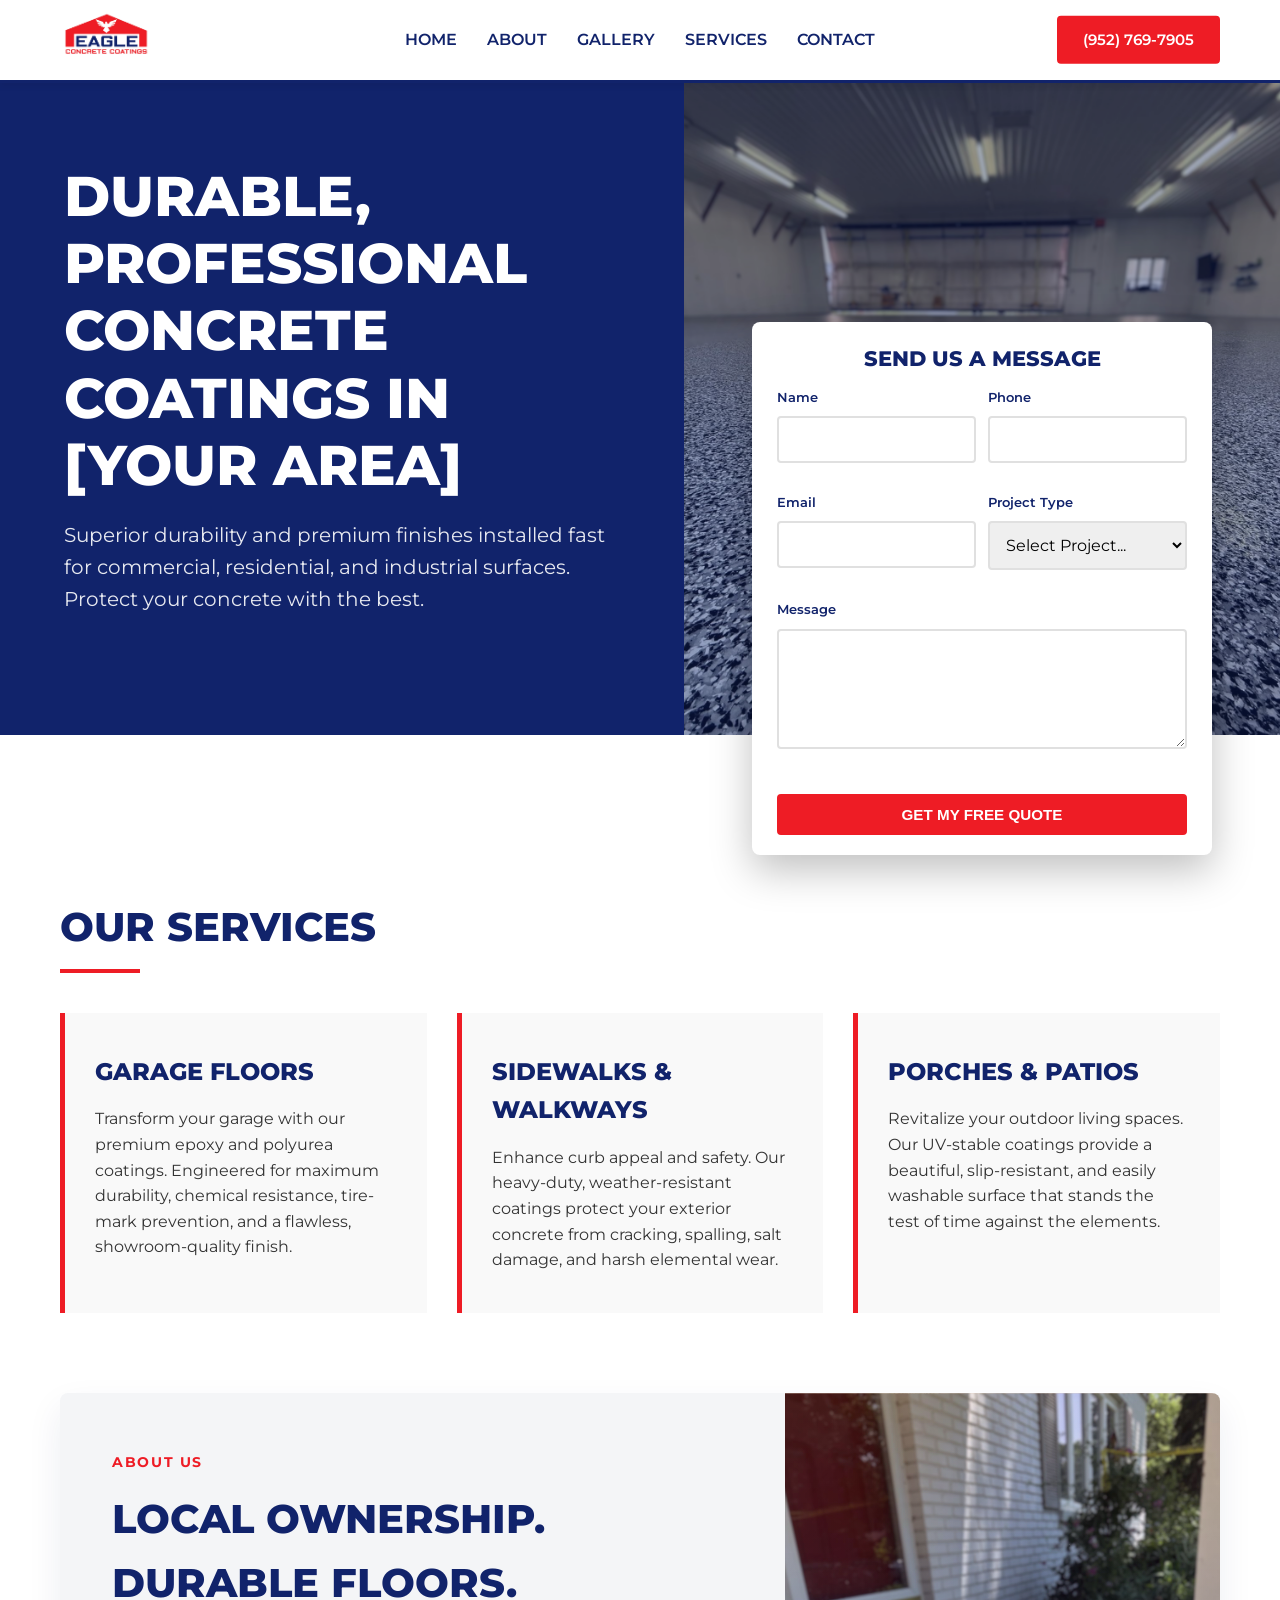
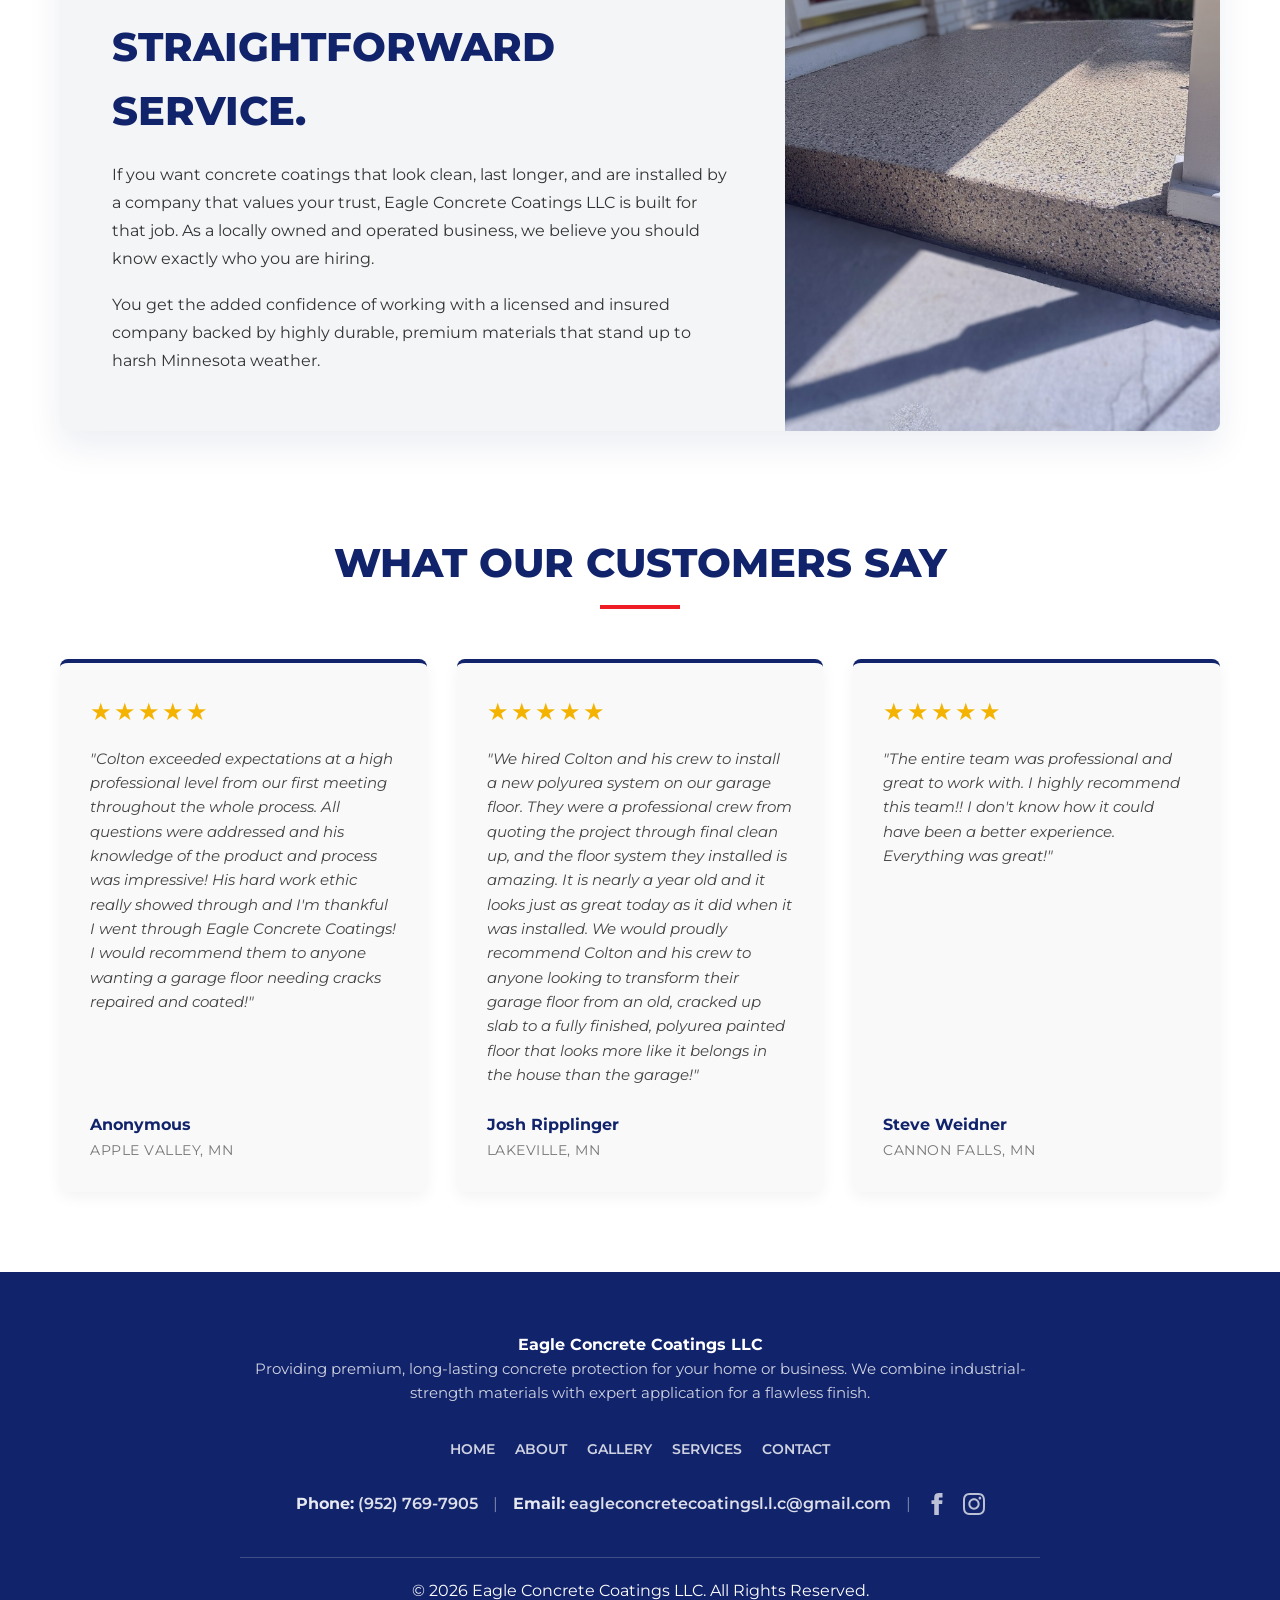
<file: index.html>
<!DOCTYPE html>
<html lang="en">
<head>
    <meta charset="UTF-8">
    <meta name="viewport" content="width=device-width, initial-scale=1.0">
    <meta name="description" content="Eagle Concrete Coatings LLC - Professional epoxy and polyurea concrete coatings for garages, sidewalks, and patios.">
    <title>Eagle Concrete Coatings LLC | Home</title>
    
    <link rel="preconnect" href="https://fonts.googleapis.com">
    <link rel="preconnect" href="https://fonts.gstatic.com" crossorigin>
    <link href="https://fonts.googleapis.com/css2?family=Montserrat:wght@400;600;800&display=swap" rel="stylesheet">
    <link rel="stylesheet" href="styles.css">
</head>
<body>

    <header class="header-stacked">
        <div class="nav-container-stacked">
            <a href="index.html" class="logo-link">
                <img src="index_files/logo3.2.jpg" alt="Eagle Concrete Coatings LLC Logo" class="logo-img">
            </a>
            <nav aria-label="Main Navigation">
                <ul>
                    <li><a href="index.html">Home</a></li>
                    <li><a href="about.html">About</a></li>
                    <li><a href="gallery.html">Gallery</a></li>
                    <li><a href="services.html">Services</a></li>
                    <li><a href="contact.html">Contact</a></li>
                </ul>
            </nav>

            <a href="tel:9527697905" class="btn-primary header-phone-btn">(952) 769-7905</a>
        </div>
    </header>

    <main>
        <section class="hero-split">
            <div class="hero-text-side">
                <h1>Durable, Professional Concrete Coatings in [Your Area]</h1>
                <p>Superior durability and premium finishes installed fast for commercial, residential, and industrial surfaces. Protect your concrete with the best.</p>
            </div>
            
            <div class="hero-image-side">
                <div class="hero-form-container">
                    <h3>Send Us a Message</h3>
                    <form class="contact-form" action="#" method="post">
                        
                        <div class="form-row">
                            <div class="form-group">
                                <label for="name">Name</label>
                                <input type="text" id="name" name="name" required>
                            </div>
                            <div class="form-group">
                                <label for="phone">Phone</label>
                                <input type="tel" id="phone" name="phone" required>
                            </div>
                        </div>
                        
                        <div class="form-row">
                            <div class="form-group">
                                <label for="email">Email</label>
                                <input type="email" id="email" name="email" required>
                            </div>
                            <div class="form-group">
                                <label for="project-type">Project Type</label>
                                <select id="project-type" name="project-type" required>
                                    <option value="">Select Project...</option>
                                    <option value="garage">Garage</option>
                                    <option value="patio">Patio / Porch</option>
                                    <option value="sidewalk">Sidewalk</option>
                                </select>
                            </div>
                        </div>
                        
                        <div class="form-group message-group">
                            <label for="message">Message</label>
                            <textarea id="message" name="message" rows="1" required></textarea>
                        </div>

                        <button type="submit" class="btn-primary form-submit-btn">Get My Free Quote</button>
                    </form>
                </div>
            </div>
        </section>

        <section class="services">
            <div class="services-header-left">
                <h2 class="section-title">Our Services</h2>
                <div class="section-divider-left"></div>
            </div>
            
            <div class="services-grid">
                <article class="service-card alt-card">
                    <h3>Garage Floors</h3>
                    <p>Transform your garage with our premium epoxy and polyurea coatings. Engineered for maximum durability, chemical resistance, tire-mark prevention, and a flawless, showroom-quality finish.</p>
                </article>

                <article class="service-card alt-card">
                    <h3>Sidewalks & Walkways</h3>
                    <p>Enhance curb appeal and safety. Our heavy-duty, weather-resistant coatings protect your exterior concrete from cracking, spalling, salt damage, and harsh elemental wear.</p>
                </article>

                <article class="service-card alt-card">
                    <h3>Porches & Patios</h3>
                    <p>Revitalize your outdoor living spaces. Our UV-stable coatings provide a beautiful, slip-resistant, and easily washable surface that stands the test of time against the elements.</p>
                </article>
            </div>
        </section>

        <section class="home-about-section">
            <div class="about-storyband-grid home-about-shadow">
                <article class="about-story-panel">
                    <span class="about-section-tag" style="color: var(--color-red); font-weight: 700; text-transform: uppercase;">About Us</span>
                    <h2>Local Ownership. Durable Floors. Straightforward Service.</h2>
                    <p>If you want concrete coatings that look clean, last longer, and are installed by a company that values your trust, Eagle Concrete Coatings LLC is built for that job. As a locally owned and operated business, we believe you should know exactly who you are hiring.</p>
                    <p>You get the added confidence of working with a licensed and insured company backed by highly durable, premium materials that stand up to harsh Minnesota weather.</p>
                </article>

                <aside class="about-story-accent">
                </aside>
            </div>
        </section>

        <section class="testimonials-section">
            <div class="services-header-left" style="text-align: center; margin-bottom: 50px;">
                <h2 class="section-title">What Our Customers Say</h2>
                <div class="section-divider-left" style="margin: 0 auto;"></div>
            </div>

            <div class="testimonials-grid">
                <div class="testimonial-card">
                    <div class="stars">★★★★★</div>
                    <p class="quote">"Colton exceeded expectations at a high professional level from our first meeting throughout the whole process. All questions were addressed and his knowledge of the product and process was impressive! His hard work ethic really showed through and I'm thankful I went through Eagle Concrete Coatings! I would recommend them to anyone wanting a garage floor needing cracks repaired and coated!"</p>
                    <div class="reviewer-info">
                        <p class="reviewer-name">Anonymous</p>
                        <p class="reviewer-location">Apple Valley, MN</p>
                    </div>
                </div>

                <div class="testimonial-card">
                    <div class="stars">★★★★★</div>
                    <p class="quote">"We hired Colton and his crew to install a new polyurea system on our garage floor. They were a professional crew from quoting the project through final clean up, and the floor system they installed is amazing. It is nearly a year old and it looks just as great today as it did when it was installed. We would proudly recommend Colton and his crew to anyone looking to transform their garage floor from an old, cracked up slab to a fully finished, polyurea painted floor that looks more like it belongs in the house than the garage!"</p>
                    <div class="reviewer-info">
                        <p class="reviewer-name">Josh Ripplinger</p>
                        <p class="reviewer-location">Lakeville, MN</p>
                    </div>
                </div>

                <div class="testimonial-card">
                    <div class="stars">★★★★★</div>
                    <p class="quote">"The entire team was professional and great to work with. I highly recommend this team!! I don't know how it could have been a better experience. Everything was great!"</p>
                    <div class="reviewer-info">
                        <p class="reviewer-name">Steve Weidner</p>
                        <p class="reviewer-location">Cannon Falls, MN</p>
                    </div>
                </div>
            </div>
        </section>
    </main>

    <footer class="footer-centered">
        <div class="footer-container-centered">
            <div class="footer-section">
                <h4>Eagle Concrete Coatings LLC</h4>
                <p class="footer-brand-text">Providing premium, long-lasting concrete protection for your home or business. We combine industrial-strength materials with expert application for a flawless finish.</p>
            </div>

            <div class="footer-section">
                <ul class="footer-links-inline">
                    <li><a href="index.html">Home</a></li>
                    <li><a href="about.html">About</a></li>
                    <li><a href="gallery.html">Gallery</a></li>
                    <li><a href="services.html">Services</a></li>
                    <li><a href="contact.html">Contact</a></li>
                </ul>
            </div>

            <div class="footer-section footer-contact-inline">
                <p><strong>Phone:</strong> <a href="tel:9527697905">(952) 769-7905</a></p>
                <span class="contact-divider">|</span>
                <p><strong>Email:</strong> <a href="mailto:eagleconcretecoatingsl.l.c@gmail.com">eagleconcretecoatingsl.l.c@gmail.com</a></p>
                <span class="contact-divider">|</span>
                
                <div class="social-links-inline">
                    <a href="https://www.facebook.com/profile.php?id=61577213444576" target="_blank" aria-label="Facebook">
                        <svg viewBox="0 0 24 24" fill="currentColor">
                            <path d="M9 8h-3v4h3v12h5v-12h3.642l.358-4h-4v-1.667c0-.955.192-1.333 1.115-1.333h2.885v-5h-3.808c-3.596 0-5.192 1.583-5.192 4.615v3.385z"/>
                        </svg>
                    </a>
                    <a href="https://www.instagram.com/eagleconcretecoatings" target="_blank" aria-label="Instagram">
                        <svg viewBox="0 0 24 24" fill="currentColor">
                            <path d="M12 2.163c3.204 0 3.584.012 4.85.07 3.252.148 4.771 1.691 4.919 4.919.058 1.265.069 1.645.069 4.849 0 3.205-.012 3.584-.069 4.849-.149 3.225-1.664 4.771-4.919 4.919-1.266.058-1.644.07-4.85.07-3.204 0-3.584-.012-4.849-.07-3.26-.149-4.771-1.699-4.919-4.92-.058-1.265-.07-1.644-.07-4.849 0-3.204.013-3.583.07-4.849.149-3.227 1.664-4.771 4.919-4.919 1.266-.057 1.645-.069 4.849-.069zm0-2.163c-3.259 0-3.667.014-4.947.072-4.358.2-6.78 2.618-6.98 6.98-.059 1.281-.073 1.689-.073 4.948 0 3.259.014 3.668.072 4.948.2 4.358 2.618 6.78 6.98 6.98 1.281.058 1.689.072 4.948.072 3.259 0 3.668-.014 4.948-.072 4.354-.2 6.782-2.618 6.979-6.98.059-1.28.073-1.689.073-4.948 0-3.259-.014-3.667-.072-4.947-.196-4.354-2.617-6.78-6.979-6.98-1.281-.059-1.69-.073-4.949-.073zm0 5.838c-3.403 0-6.162 2.759-6.162 6.162s2.759 6.163 6.162 6.163 6.162-2.759 6.162-6.163c0-3.403-2.759-6.162-6.162-6.162zm0 10.162c-2.209 0-4-1.79-4-4 0-2.209 1.791-4 4-4s4 1.791 4 4c0 2.21-1.791 4-4 4zm6.406-11.845c-.796 0-1.441.645-1.441 1.44s.645 1.44 1.441 1.44c.795 0 1.439-.645 1.439-1.44s-.644-1.44-1.439-1.44z"/>
                        </svg>
                    </a>
                </div>
            </div>
        </div>
        
        <div class=\"copyright\">
            <p>&copy; 2026 Eagle Concrete Coatings LLC. All Rights Reserved.</p>
        </div>
    </footer>

</body>
</html>
</file>
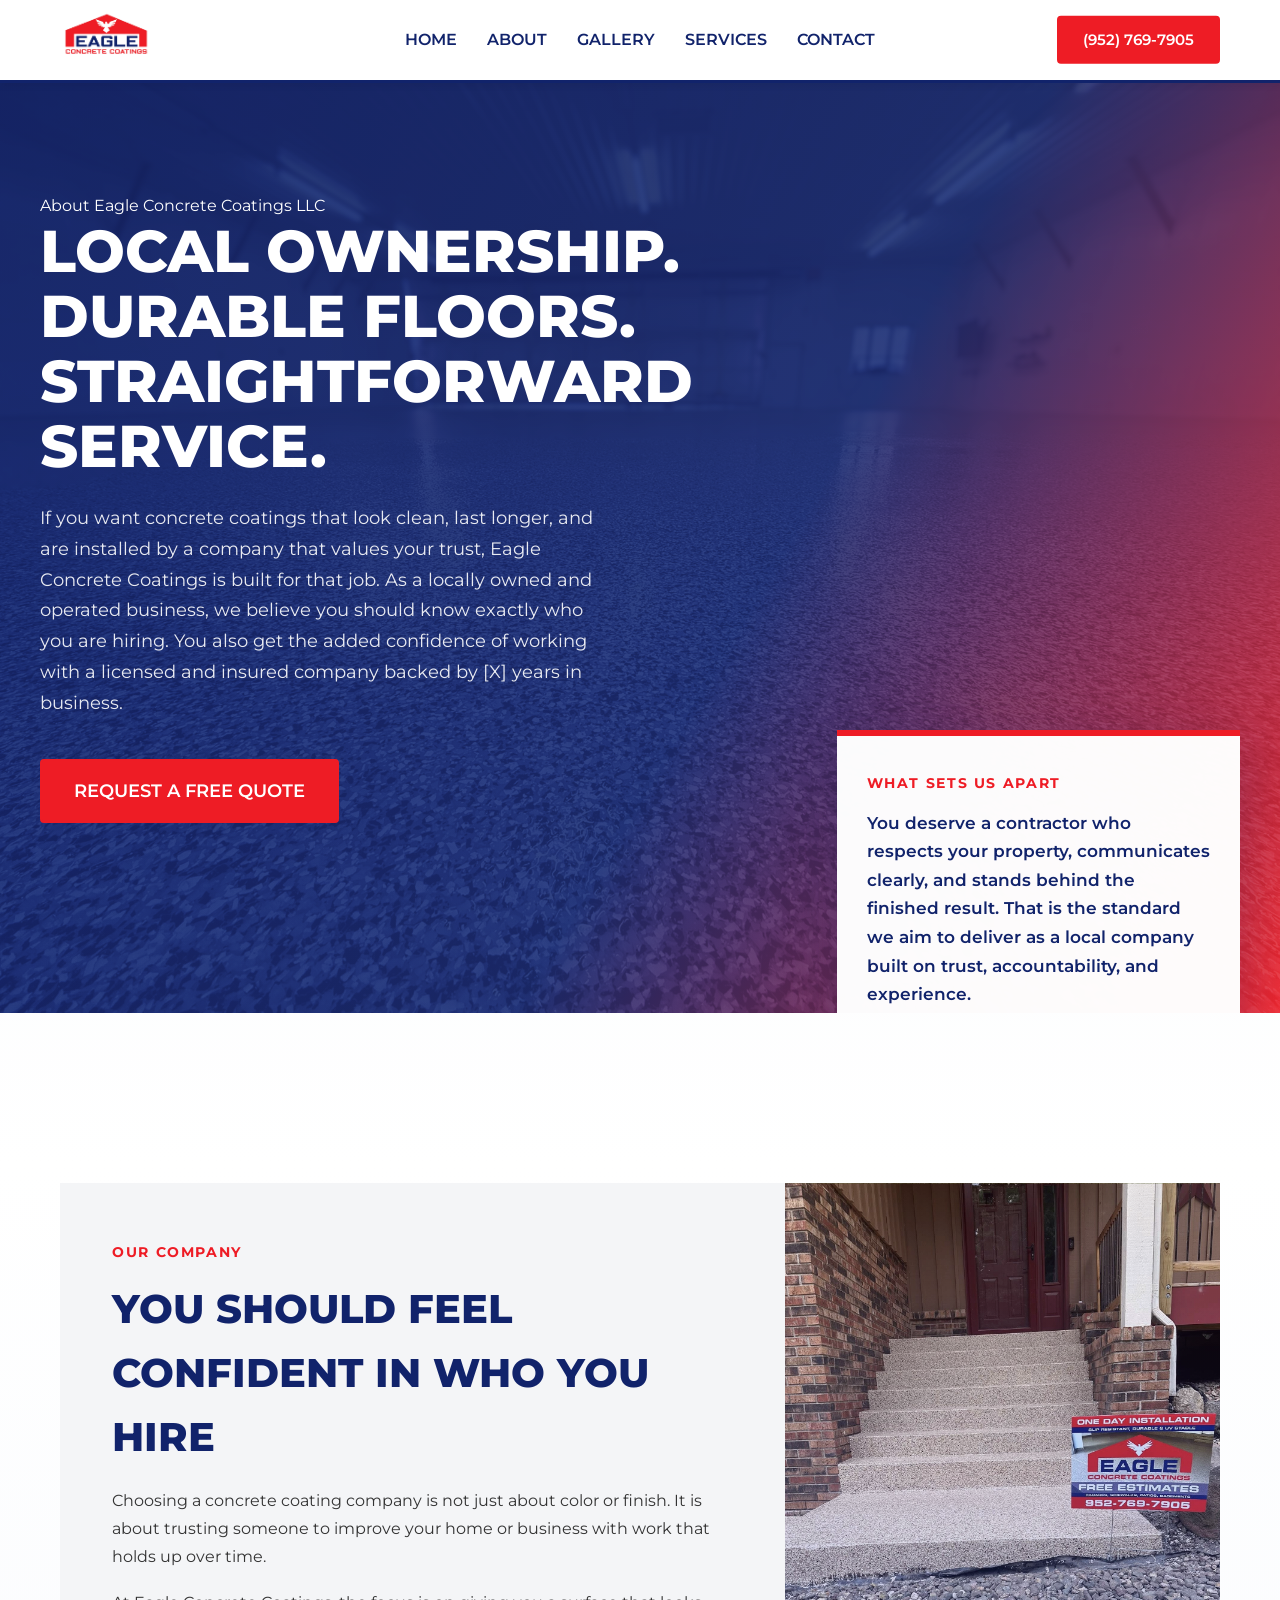
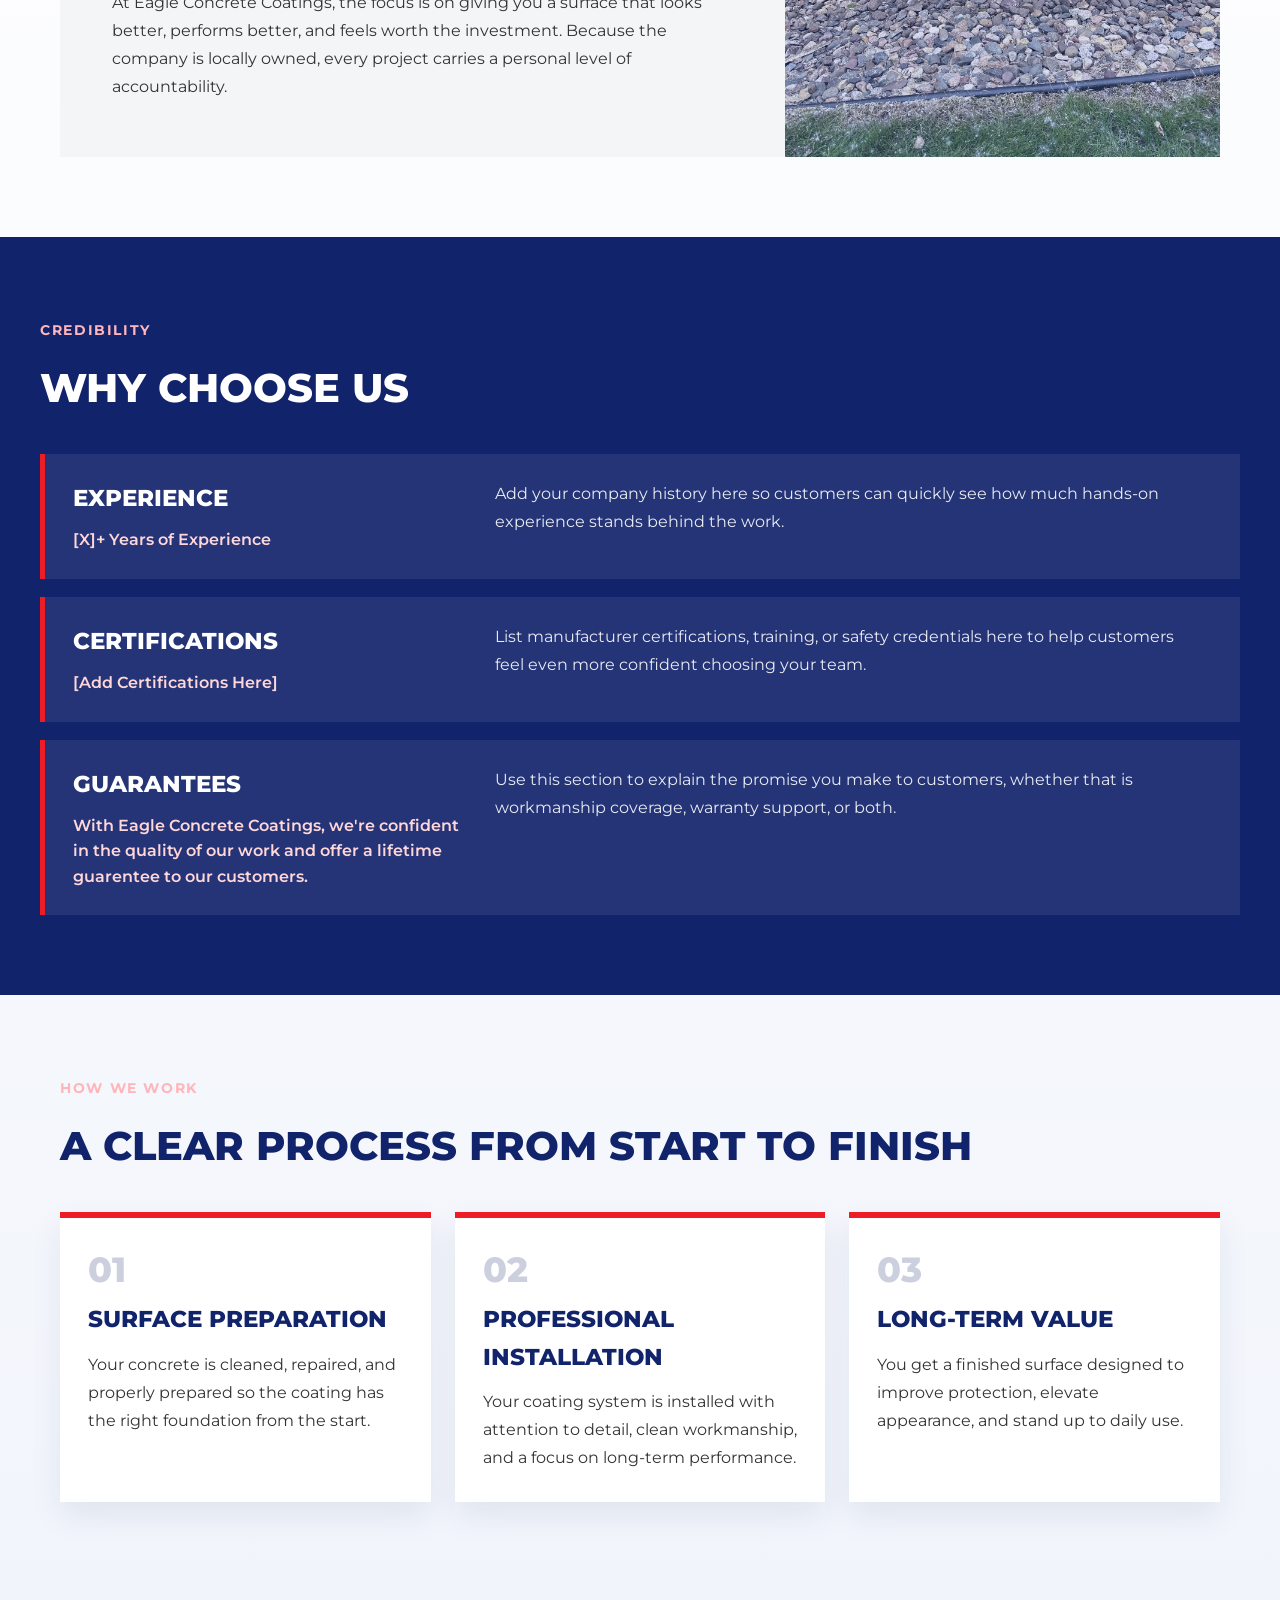
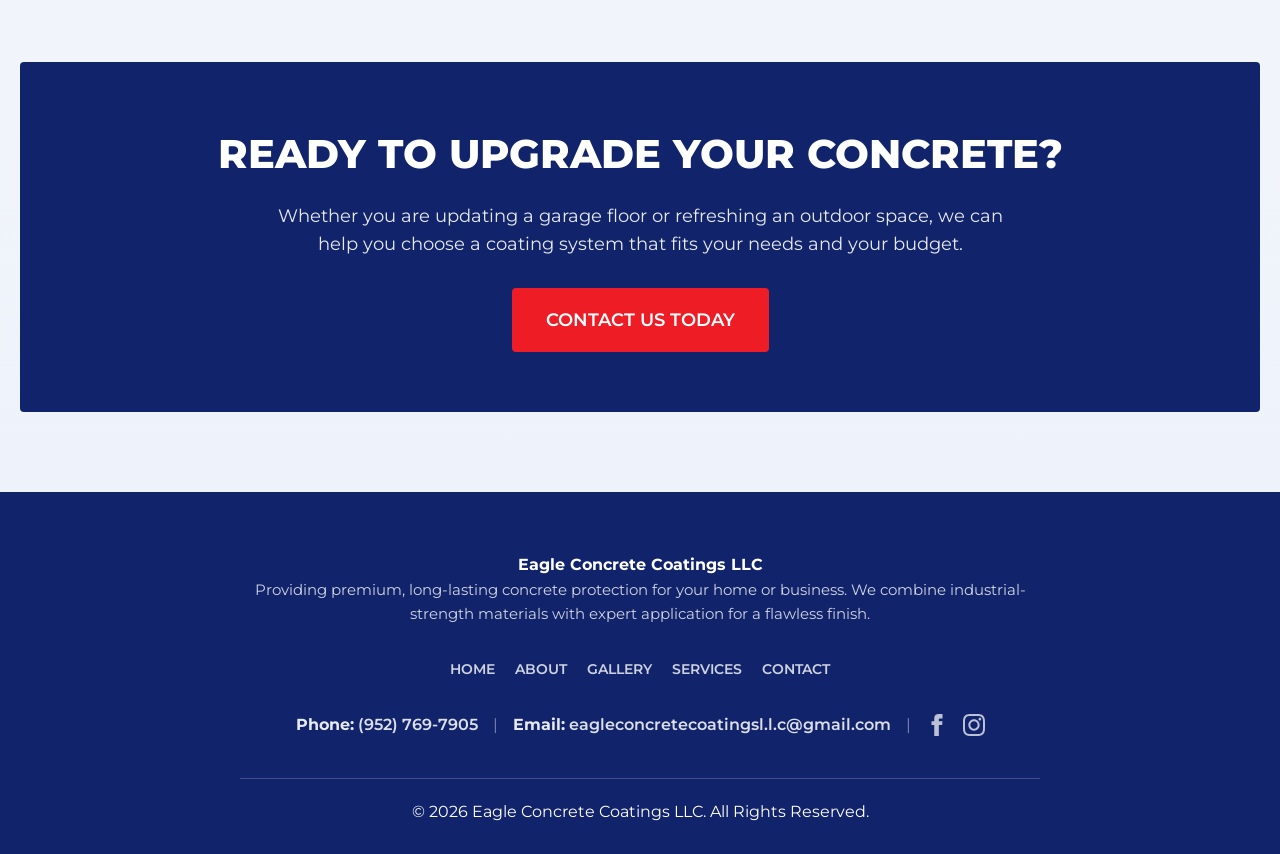
<file: about.html>
<!DOCTYPE html>
<html lang="en">
<head>
   <meta charset="UTF-8">
   <meta name="viewport" content="width=device-width, initial-scale=1.0">
   <meta name="description" content="Learn more about Eagle Concrete Coatings LLC, our craftsmanship, and our commitment to durable epoxy and polyurea concrete coating systems.">
   <title>About | Eagle Concrete Coatings LLC</title>


   <link rel="preconnect" href="https://fonts.googleapis.com">
   <link rel="preconnect" href="https://fonts.gstatic.com" crossorigin>
   <link href="https://fonts.googleapis.com/css2?family=Montserrat:wght@400;600;800&display=swap" rel="stylesheet">
   <link rel="stylesheet" href="styles.css">
</head>
<body>


   <header class="header-stacked">
        <div class="nav-container-stacked">
            <a href="index.html" class="logo-link">
                <img src="index_files/logo3.2.jpg" alt="Eagle Concrete Coatings LLC Logo" class="logo-img">
            </a>
            <nav aria-label="Main Navigation">
                <ul>
                    <li><a href="index.html">Home</a></li>
                    <li><a href="about.html">About</a></li>
                    <li><a href="gallery.html">Gallery</a></li>
                    <li><a href="services.html">Services</a></li>
                    <li><a href="contact.html">Contact</a></li>
                </ul>
            </nav>

            <a href="tel:9527697905" class="btn-primary header-phone-btn">(952) 769-7905</a>
        </div>
    </header>


   <main class="about-page">
       <section class="about-masthead">
           <div class="about-masthead-inner">
               <div class="about-masthead-copy">
                   <span class="eyebrow">About Eagle Concrete Coatings LLC</span>
                   <h1>Local Ownership. Durable Floors. Straightforward Service.</h1>
                   <p>If you want concrete coatings that look clean, last longer, and are installed by a company that values your trust, Eagle Concrete Coatings is built for that job. As a locally owned and operated business, we believe you should know exactly who you are hiring. You also get the added confidence of working with a licensed and insured company backed by [X] years in business.</p>
                   <a href="contact.html" class="btn-primary">Request a Free Quote</a>
               </div>
               <div class="about-masthead-panel">
                   <p class="about-panel-label">What Sets Us Apart</p>
                   <p class="about-panel-lead">You deserve a contractor who respects your property, communicates clearly, and stands behind the finished result. That is the standard we aim to deliver as a local company built on trust, accountability, and experience.</p>
              
               </div>
           </div>
       </section>


       <section class="about-storyband">
           <div class="about-storyband-grid">
               <article class="about-story-panel">
                   <span class="about-section-tag">Our Company</span>
                   <h2>You Should Feel Confident in Who You Hire</h2>
                   <p>Choosing a concrete coating company is not just about color or finish. It is about trusting someone to improve your home or business with work that holds up over time.</p>
                   <p>At Eagle Concrete Coatings, the focus is on giving you a surface that looks better, performs better, and feels worth the investment. Because the company is locally owned, every project carries a personal level of accountability.</p>
               </article>


               <aside class="about-story-accent1">
               </aside>
           </div>
       </section>


       <section class="about-credentials-band">
           <div class="about-band-header">
               <span class="about-section-tag">Credibility</span>
               <h2>Why Choose Us</h2>
           </div>


           <div class="about-credentials-stack">
               <article class="credential-row">
                   <div class="credential-heading">
                       <h3>Experience</h3>
                       <p>[X]+ Years of Experience</p>
                   </div>
                   <div class="credential-copy">
                       <p>Add your company history here so customers can quickly see how much hands-on experience stands behind the work.</p>
                   </div>
               </article>


               <article class="credential-row">
                   <div class="credential-heading">
                       <h3>Certifications</h3>
                       <p>[Add Certifications Here]</p>
                   </div>
                   <div class="credential-copy">
                       <p>List manufacturer certifications, training, or safety credentials here to help customers feel even more confident choosing your team.</p>
                   </div>
               </article>


               <article class="credential-row">
                   <div class="credential-heading">
                       <h3>Guarantees</h3>
                       <p> With Eagle Concrete Coatings, we're confident in the quality of our work and offer a lifetime guarentee to our customers.</p>
                   </div>
                   <div class="credential-copy">
                       <p>Use this section to explain the promise you make to customers, whether that is workmanship coverage, warranty support, or both.</p>
                   </div>
               </article>
           </div>
       </section>


       <section class="about-process-ribbon">
           <div class="about-band-header">
               <span class="about-section-tag">How We Work</span>
               <h2>A Clear Process From Start to Finish</h2>
           </div>


           <div class="process-ribbon-grid">
               <article class="process-step">
                   <span class="process-number">01</span>
                   <h3>Surface Preparation</h3>
                   <p>Your concrete is cleaned, repaired, and properly prepared so the coating has the right foundation from the start.</p>
               </article>


               <article class="process-step">
                   <span class="process-number">02</span>
                   <h3>Professional Installation</h3>
                   <p>Your coating system is installed with attention to detail, clean workmanship, and a focus on long-term performance.</p>
               </article>


               <article class="process-step">
                   <span class="process-number">03</span>
                   <h3>Long-Term Value</h3>
                   <p>You get a finished surface designed to improve protection, elevate appearance, and stand up to daily use.</p>
               </article>
           </div>
       </section>


       <section class="about-cta">
           <div class="about-cta-panel">
               <h2>Ready to Upgrade Your Concrete?</h2>
               <p>Whether you are updating a garage floor or refreshing an outdoor space, we can help you choose a coating system that fits your needs and your budget.</p>
               <a href="contact.html" class="btn-primary">Contact Us Today</a>
           </div>
       </section>
   </main>


   <footer class="footer-centered">
        <div class="footer-container-centered">
            <div class="footer-section">
                <h4>Eagle Concrete Coatings LLC</h4>
                <p class="footer-brand-text">Providing premium, long-lasting concrete protection for your home or business. We combine industrial-strength materials with expert application for a flawless finish.</p>
            </div>

            <div class="footer-section">
                <ul class="footer-links-inline">
                    <li><a href="index.html">Home</a></li>
                    <li><a href="about.html">About</a></li>
                    <li><a href="gallery.html">Gallery</a></li>
                    <li><a href="services.html">Services</a></li>
                    <li><a href="contact.html">Contact</a></li>
                </ul>
            </div>

            <div class="footer-section footer-contact-inline">
                <p><strong>Phone:</strong> <a href="tel:9527697905">(952) 769-7905</a></p>
                <span class="contact-divider">|</span>
                <p><strong>Email:</strong> <a href="mailto:eagleconcretecoatingsl.l.c@gmail.com">eagleconcretecoatingsl.l.c@gmail.com</a></p>
                <span class="contact-divider">|</span>
                
                <div class="social-links-inline">
                    <a href="https://www.facebook.com/profile.php?id=61577213444576" target="_blank" aria-label="Facebook">
                        <svg viewBox="0 0 24 24" fill="currentColor">
                            <path d="M9 8h-3v4h3v12h5v-12h3.642l.358-4h-4v-1.667c0-.955.192-1.333 1.115-1.333h2.885v-5h-3.808c-3.596 0-5.192 1.583-5.192 4.615v3.385z"/>
                        </svg>
                    </a>
                    <a href="https://www.instagram.com/eagleconcretecoatings" target="_blank" aria-label="Instagram">
                        <svg viewBox="0 0 24 24" fill="currentColor">
                            <path d="M12 2.163c3.204 0 3.584.012 4.85.07 3.252.148 4.771 1.691 4.919 4.919.058 1.265.069 1.645.069 4.849 0 3.205-.012 3.584-.069 4.849-.149 3.225-1.664 4.771-4.919 4.919-1.266.058-1.644.07-4.85.07-3.204 0-3.584-.012-4.849-.07-3.26-.149-4.771-1.699-4.919-4.92-.058-1.265-.07-1.644-.07-4.849 0-3.204.013-3.583.07-4.849.149-3.227 1.664-4.771 4.919-4.919 1.266-.057 1.645-.069 4.849-.069zm0-2.163c-3.259 0-3.667.014-4.947.072-4.358.2-6.78 2.618-6.98 6.98-.059 1.281-.073 1.689-.073 4.948 0 3.259.014 3.668.072 4.948.2 4.358 2.618 6.78 6.98 6.98 1.281.058 1.689.072 4.948.072 3.259 0 3.668-.014 4.948-.072 4.354-.2 6.782-2.618 6.979-6.98.059-1.28.073-1.689.073-4.948 0-3.259-.014-3.667-.072-4.947-.196-4.354-2.617-6.78-6.979-6.98-1.281-.059-1.69-.073-4.949-.073zm0 5.838c-3.403 0-6.162 2.759-6.162 6.162s2.759 6.163 6.162 6.163 6.162-2.759 6.162-6.163c0-3.403-2.759-6.162-6.162-6.162zm0 10.162c-2.209 0-4-1.79-4-4 0-2.209 1.791-4 4-4s4 1.791 4 4c0 2.21-1.791 4-4 4zm6.406-11.845c-.796 0-1.441.645-1.441 1.44s.645 1.44 1.441 1.44c.795 0 1.439-.645 1.439-1.44s-.644-1.44-1.439-1.44z"/>
                        </svg>
                    </a>
                </div>
            </div>
        </div>
        
        <div class=\"copyright\">
            <p>&copy; 2026 Eagle Concrete Coatings LLC. All Rights Reserved.</p>
        </div>
    </footer>


</body>
</html>
</file>
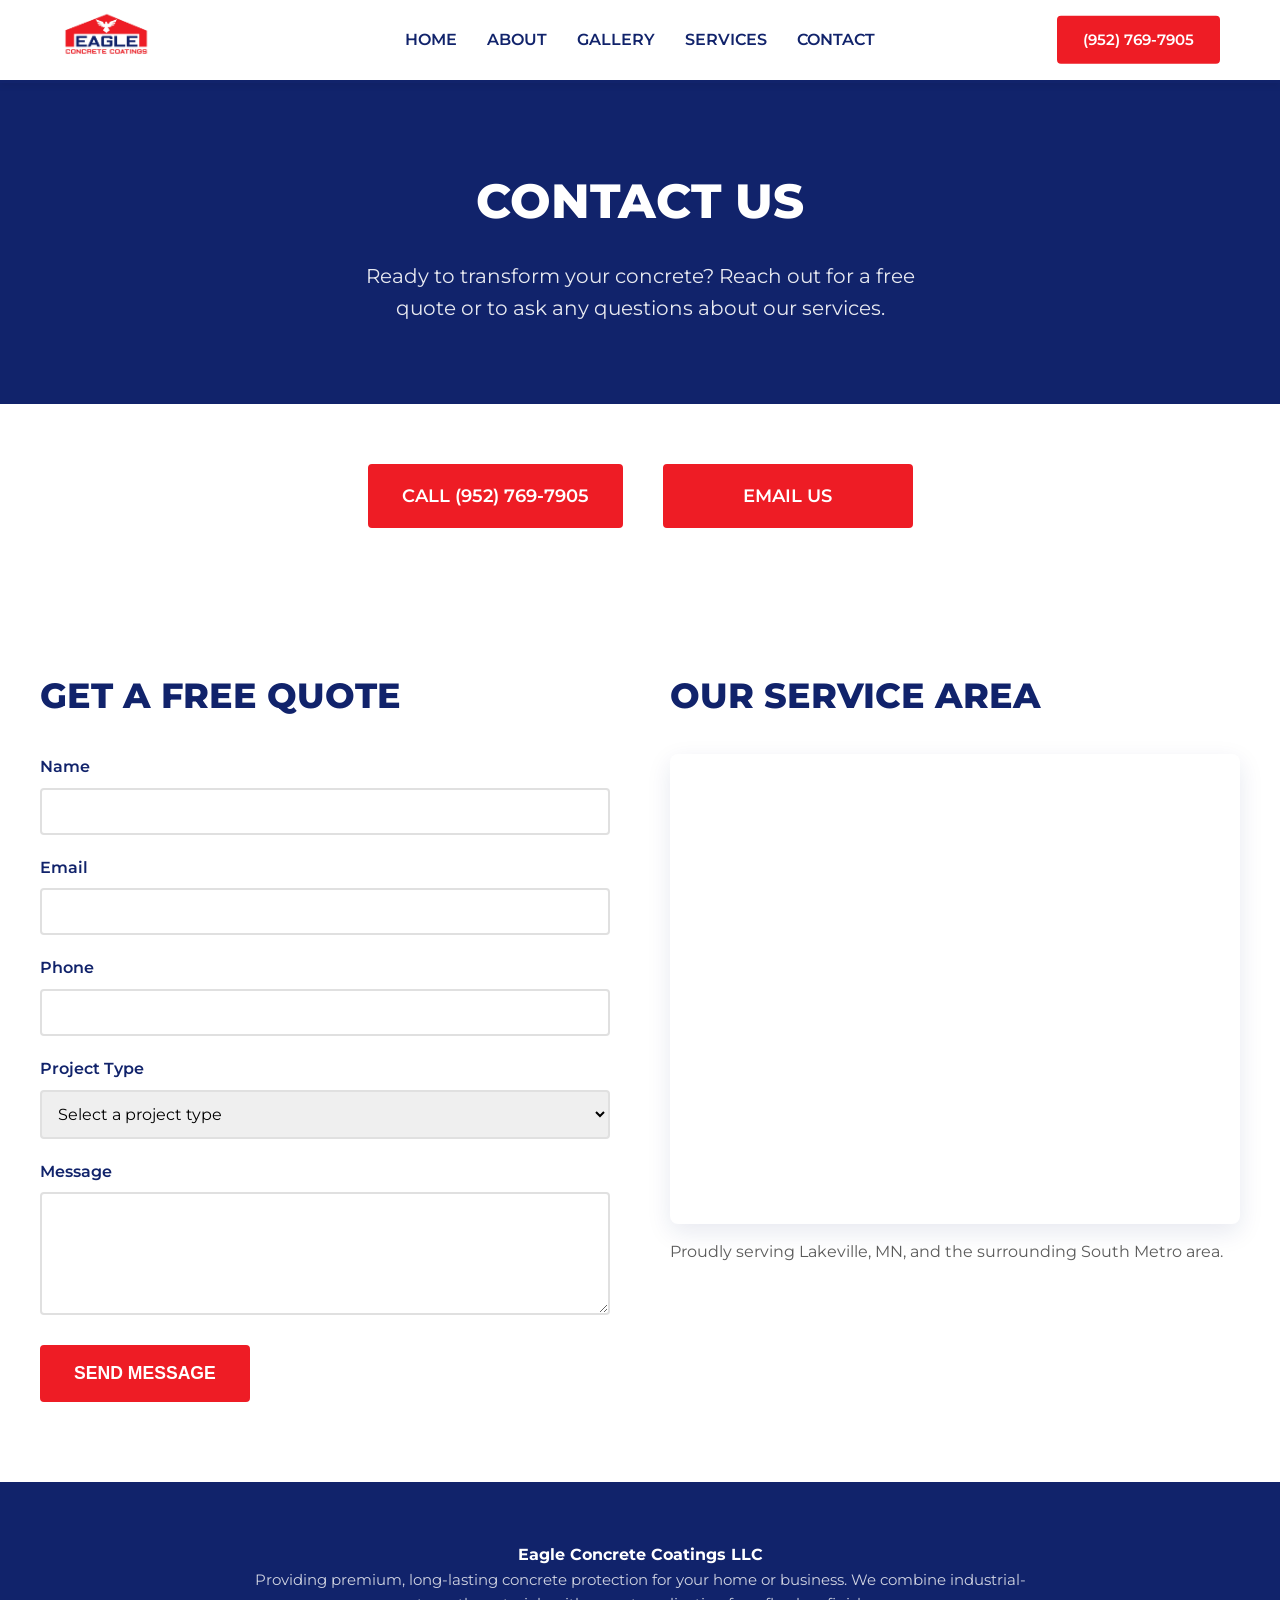
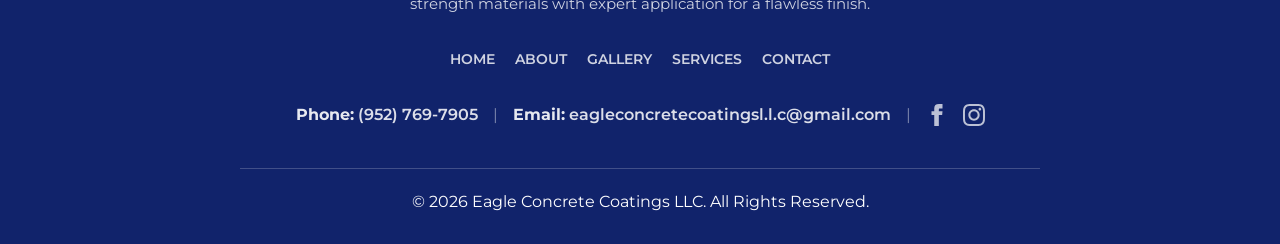
<file: contact.html>
<!DOCTYPE html>
<html lang="en">
<head>
    <meta charset="UTF-8">
    <meta name="viewport" content="width=device-width, initial-scale=1.0">
    <meta name="description" content="Contact Eagle Concrete Coatings LLC for professional concrete coating services in Minnesota's South Metro area.">
    <title>Contact Us | Eagle Concrete Coatings LLC</title>
    
    <link rel="preconnect" href="https://fonts.googleapis.com">
    <link rel="preconnect" href="https://fonts.gstatic.com" crossorigin>
    <link href="https://fonts.googleapis.com/css2?family=Montserrat:wght@400;600;800&display=swap" rel="stylesheet">
    <link rel="stylesheet" href="styles.css">
</head>
<body>

    <header class="header-stacked">
        <div class="nav-container-stacked">
            <a href="index.html" class="logo-link">
                <img src="index_files/logo3.2.jpg" alt="Eagle Concrete Coatings LLC Logo" class="logo-img">
            </a>
            <nav aria-label="Main Navigation">
                <ul>
                    <li><a href="index.html">Home</a></li>
                    <li><a href="about.html">About</a></li>
                    <li><a href="gallery.html">Gallery</a></li>
                    <li><a href="services.html">Services</a></li>
                    <li><a href="contact.html">Contact</a></li>
                </ul>
            </nav>

            <a href="tel:9527697905" class="btn-primary header-phone-btn">(952) 769-7905</a>
        </div>
    </header>

    <main>
        <section class="contact-hero">
            <div class="contact-hero-content">
                <h1>Contact Us</h1>
                <p>Ready to transform your concrete? Reach out for a free quote or to ask any questions about our services.</p>
            </div>
        </section>

        <section class="contact-options">
            <div class="contact-options-container">
                <a href="tel:9527697905" class="btn-primary contact-btn">Call (952) 769-7905</a>
                <a href="mailto:eagleconcretecoatingsl.l.c@gmail.com" class="btn-primary contact-btn">Email Us</a>
            </div>
        </section>

        <section class="contact-split-section">
            <div class="contact-split-container">
                
                <div class="contact-form-wrapper">
                    <h2>Get a Free Quote</h2>
                    <form class="contact-form" action="#" method="post">
                        <div class="form-group">
                            <label for="name">Name</label>
                            <input type="text" id="name" name="name" required>
                        </div>
                        <div class="form-group">
                            <label for="email">Email</label>
                            <input type="email" id="email" name="email" required>
                        </div>
                        <div class="form-group">
                            <label for="phone">Phone</label>
                            <input type="tel" id="phone" name="phone" required>
                        </div>
                        <div class="form-group">
                            <label for="project-type">Project Type</label>
                            <select id="project-type" name="project-type" required>
                                <option value="">Select a project type</option>
                                <option value="garage">Garage Floors</option>
                                <option value="patio">Patios & Porches</option>
                                <option value="sidewalk">Sidewalks & Walkways</option>
                                <option value="commercial">Commercial/Industrial</option>
                            </select>
                        </div>
                        <div class="form-group">
                            <label for="message">Message</label>
                            <textarea id="message" name="message" rows="5" required></textarea>
                        </div>
                        <button type="submit" class="btn-primary">Send Message</button>
                    </form>
                </div>

                <div class="service-area-wrapper">
                    <h2>Our Service Area</h2>
                    <div class="map-container">
                        <iframe src="https://www.google.com/maps/embed?pb=!1m18!1m12!1m3!1d180800.74103135546!2d-93.38576404999999!3d44.75704945!2m3!1f0!2f0!3f0!3m2!1i1024!2i768!4f13.1!3m3!1m2!1s0x87f6311ce8ec8231%3A0xc4eb7faee44ec2f6!2sLakeville%2C%20MN!5e0!3m2!1sen!2sus!4v1680000000000!5m2!1sen!2sus" width="100%" height="450" style="border:0;" allowfullscreen="" loading="lazy" referrerpolicy="no-referrer-when-downgrade"></iframe>
                    </div>
                    <p class="map-caption">Proudly serving Lakeville, MN, and the surrounding South Metro area.</p>
                </div>

            </div>
        </section>
    </main>

    <footer class="footer-centered">
        <div class="footer-container-centered">
            <div class="footer-section">
                <h4>Eagle Concrete Coatings LLC</h4>
                <p class="footer-brand-text">Providing premium, long-lasting concrete protection for your home or business. We combine industrial-strength materials with expert application for a flawless finish.</p>
            </div>

            <div class="footer-section">
                <ul class="footer-links-inline">
                    <li><a href="index.html">Home</a></li>
                    <li><a href="about.html">About</a></li>
                    <li><a href="gallery.html">Gallery</a></li>
                    <li><a href="services.html">Services</a></li>
                    <li><a href="contact.html">Contact</a></li>
                </ul>
            </div>

            <div class="footer-section footer-contact-inline">
                <p><strong>Phone:</strong> <a href="tel:9527697905">(952) 769-7905</a></p>
                <span class="contact-divider">|</span>
                <p><strong>Email:</strong> <a href="mailto:eagleconcretecoatingsl.l.c@gmail.com">eagleconcretecoatingsl.l.c@gmail.com</a></p>
                <span class="contact-divider">|</span>
                
                <div class="social-links-inline">
                    <a href="https://www.facebook.com/profile.php?id=61577213444576" target="_blank" aria-label="Facebook">
                        <svg viewBox="0 0 24 24" fill="currentColor">
                            <path d="M9 8h-3v4h3v12h5v-12h3.642l.358-4h-4v-1.667c0-.955.192-1.333 1.115-1.333h2.885v-5h-3.808c-3.596 0-5.192 1.583-5.192 4.615v3.385z"/>
                        </svg>
                    </a>
                    <a href="https://www.instagram.com/eagleconcretecoatings" target="_blank" aria-label="Instagram">
                        <svg viewBox="0 0 24 24" fill="currentColor">
                            <path d="M12 2.163c3.204 0 3.584.012 4.85.07 3.252.148 4.771 1.691 4.919 4.919.058 1.265.069 1.645.069 4.849 0 3.205-.012 3.584-.069 4.849-.149 3.225-1.664 4.771-4.919 4.919-1.266.058-1.644.07-4.85.07-3.204 0-3.584-.012-4.849-.07-3.26-.149-4.771-1.699-4.919-4.92-.058-1.265-.07-1.644-.07-4.849 0-3.204.013-3.583.07-4.849.149-3.227 1.664-4.771 4.919-4.919 1.266-.057 1.645-.069 4.849-.069zm0-2.163c-3.259 0-3.667.014-4.947.072-4.358.2-6.78 2.618-6.98 6.98-.059 1.281-.073 1.689-.073 4.948 0 3.259.014 3.668.072 4.948.2 4.358 2.618 6.78 6.98 6.98 1.281.058 1.689.072 4.948.072 3.259 0 3.668-.014 4.948-.072 4.354-.2 6.782-2.618 6.979-6.98.059-1.28.073-1.689.073-4.948 0-3.259-.014-3.667-.072-4.947-.196-4.354-2.617-6.78-6.979-6.98-1.281-.059-1.69-.073-4.949-.073zm0 5.838c-3.403 0-6.162 2.759-6.162 6.162s2.759 6.163 6.162 6.163 6.162-2.759 6.162-6.163c0-3.403-2.759-6.162-6.162-6.162zm0 10.162c-2.209 0-4-1.79-4-4 0-2.209 1.791-4 4-4s4 1.791 4 4c0 2.21-1.791 4-4 4zm6.406-11.845c-.796 0-1.441.645-1.441 1.44s.645 1.44 1.441 1.44c.795 0 1.439-.645 1.439-1.44s-.644-1.44-1.439-1.44z"/>
                        </svg>
                    </a>
                </div>
            </div>
        </div>
        
        <div class=\"copyright\">
            <p>&copy; 2026 Eagle Concrete Coatings LLC. All Rights Reserved.</p>
        </div>
    </footer>

</body>
</html>
</file>
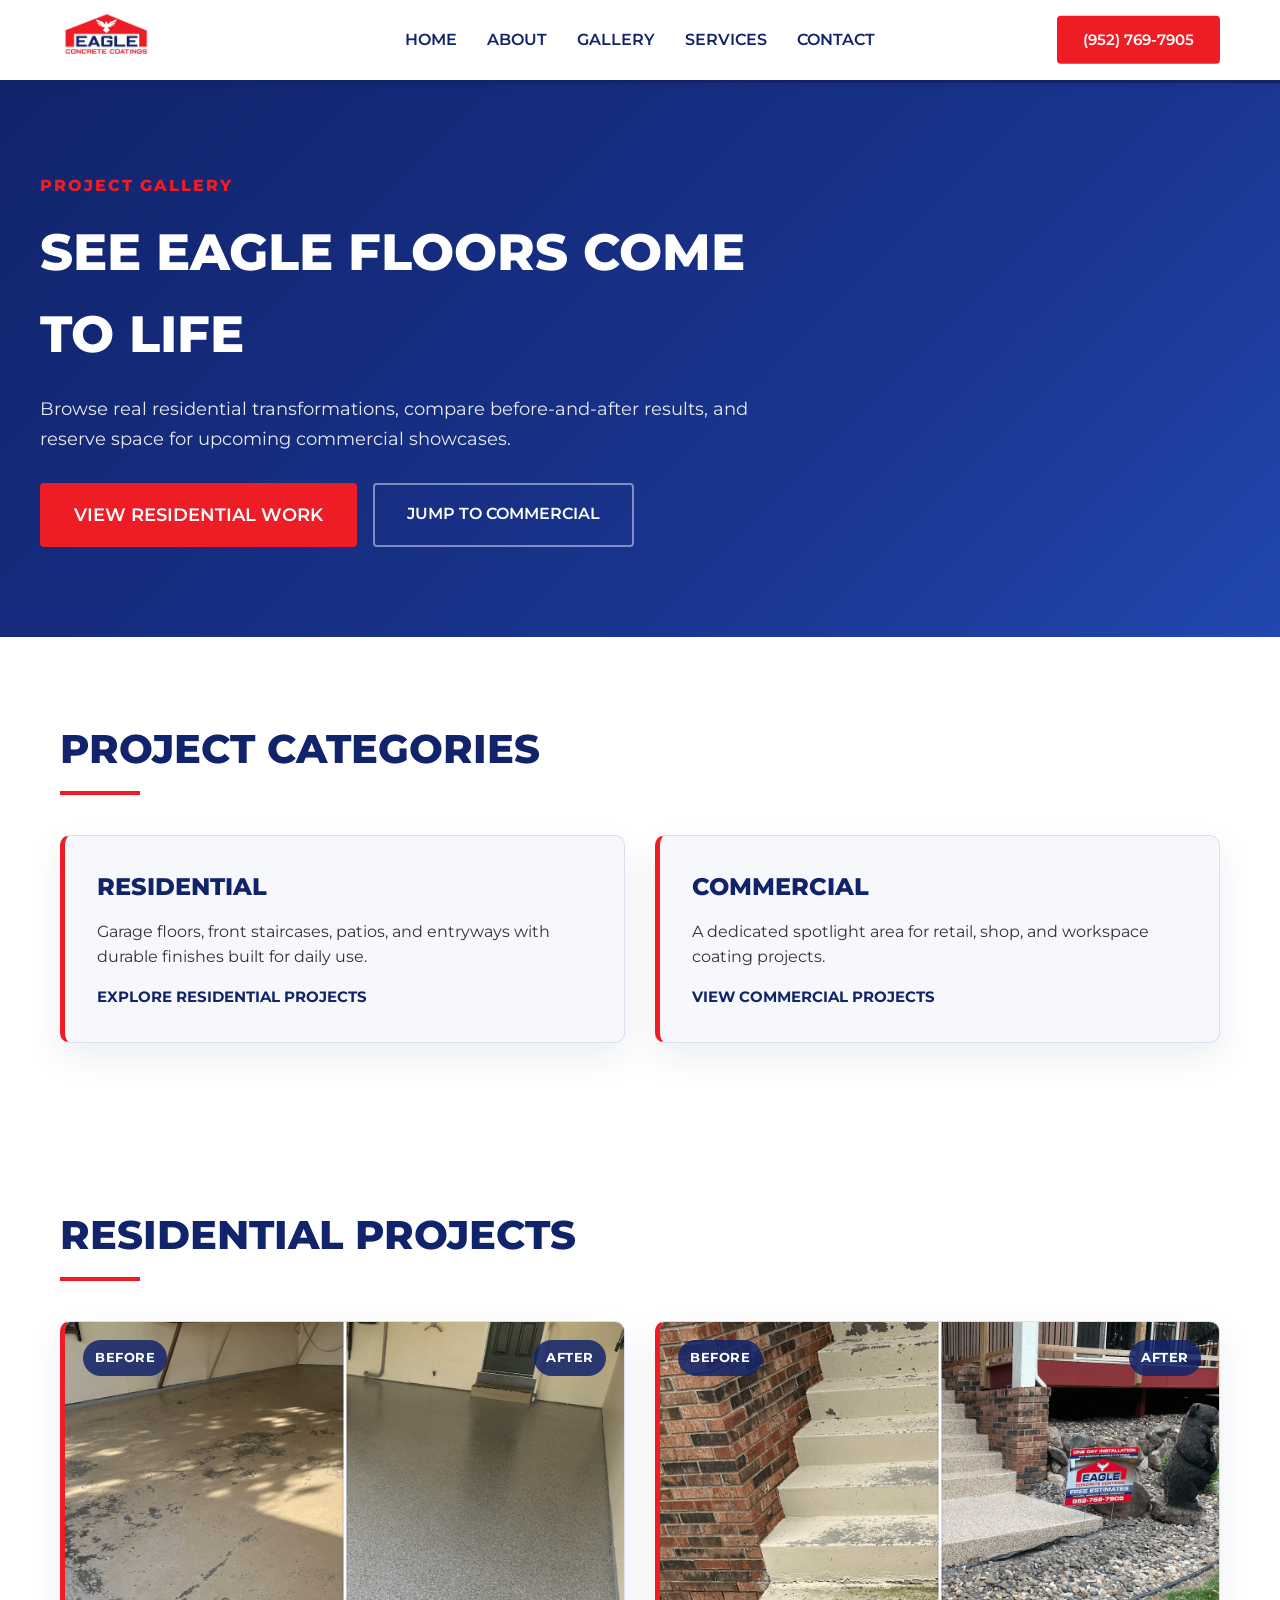
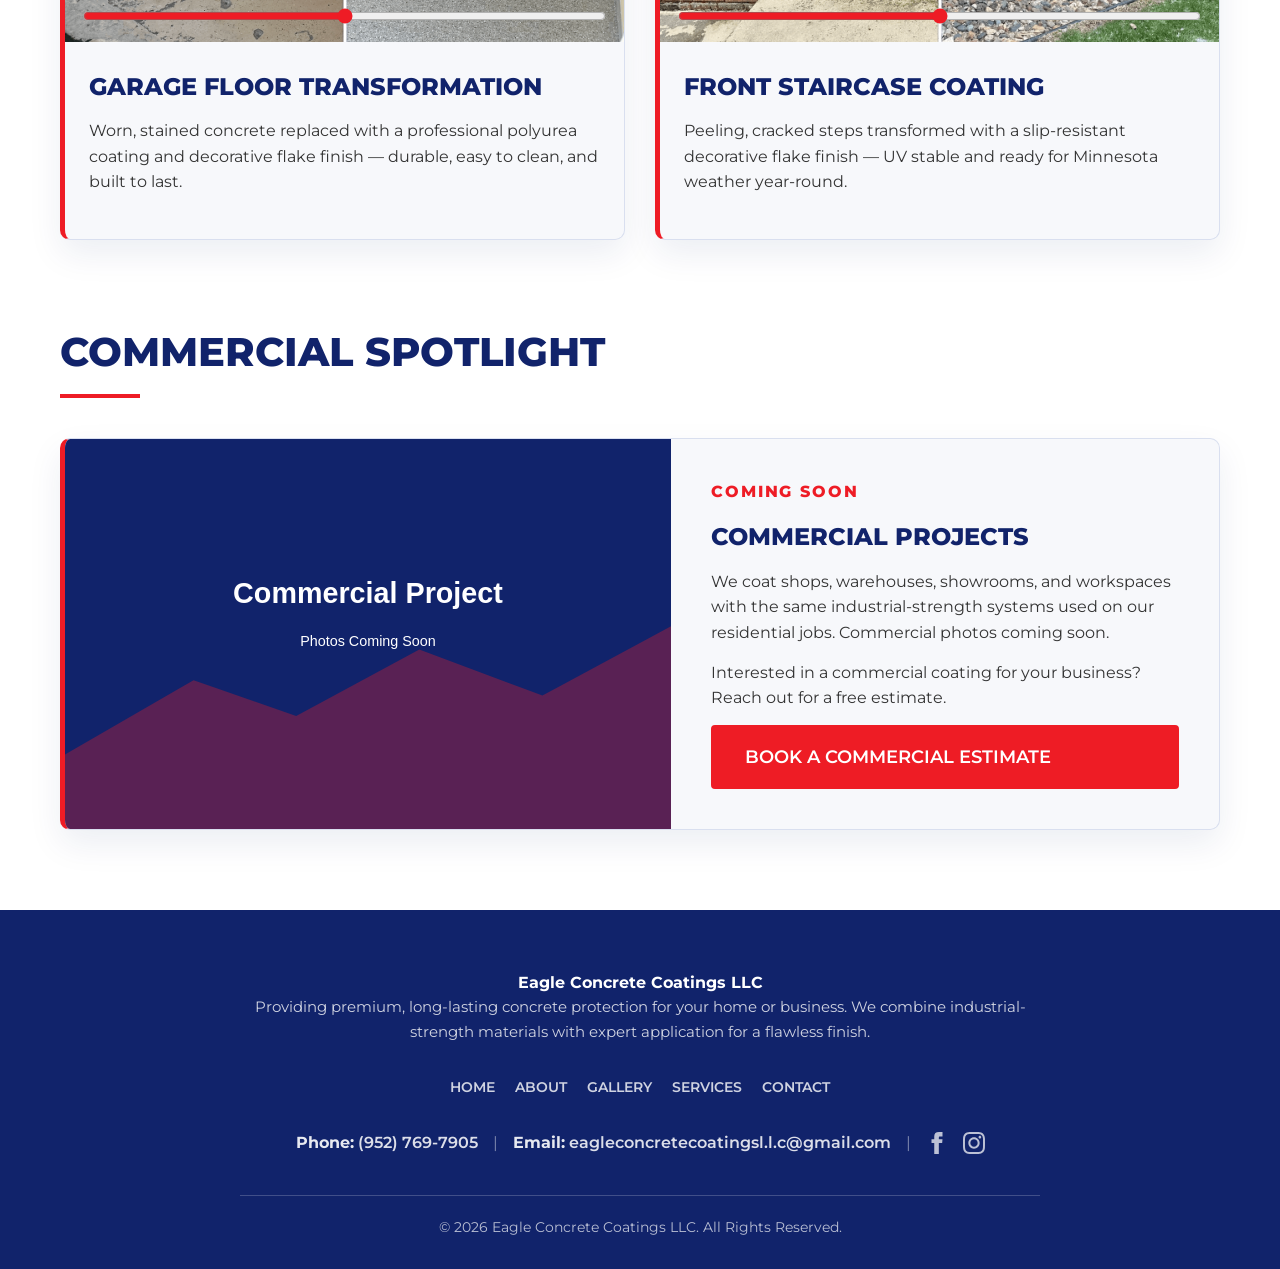
<file: gallery.html>
<!DOCTYPE html>

<html lang="en">

<head>

<meta charset="UTF-8">

<meta name="viewport" content="width=device-width, initial-scale=1.0">

<meta name="description" content="Eagle Concrete Coatings LLC project gallery featuring residential and commercial concrete coating transformations.">

<title>Eagle Concrete Coatings LLC | Gallery</title>

<link rel="preconnect" href="https://fonts.googleapis.com">

<link rel="preconnect" href="https://fonts.gstatic.com" crossorigin>

<link href="https://fonts.googleapis.com/css2?family=Montserrat:wght@400;600;800&display=swap" rel="stylesheet">

<link rel="stylesheet" href="styles.css">

</head>

<body>

<header class="header-stacked">

  <div class="nav-container-stacked">

    <a href="index.html" class="logo-link">

      <img src="index_files/logo3.2.jpg" alt="Eagle Concrete Coatings LLC Logo" class="logo-img">

    </a>

    <nav aria-label="Main Navigation">

      <ul>

        <li><a href="index.html">Home</a></li>

        <li><a href="about.html">About</a></li>

        <li><a href="gallery.html">Gallery</a></li>

        <li><a href="services.html">Services</a></li>

        <li><a href="contact.html">Contact</a></li>

      </ul>

    </nav>

    <a href="tel:9527697905" class="btn-primary header-phone-btn">(952) 769-7905</a>

  </div>

</header>


<main>

<section class="gallery-hero">

  <div class="gallery-hero-inner">

    <p class="gallery-eyebrow">Project Gallery</p>

    <h1>See Eagle Floors Come to Life</h1>

    <p class="gallery-lead">Browse real residential transformations, compare before-and-after results, and reserve space for upcoming commercial showcases.</p>

    <div class="gallery-hero-actions">

      <a href="#residential-projects" class="btn-primary">View Residential Work</a>

      <a href="#commercial-spotlight" class="gallery-link-btn">Jump to Commercial</a>

    </div>

  </div>

</section>


<section class="gallery-overview">

  <div class="services-header-left">

    <h2 class="section-title">Project Categories</h2>

    <div class="section-divider-left"></div>

  </div>

  <div class="gallery-category-grid">

    <article class="gallery-category-card">

      <h3>Residential</h3>

      <p>Garage floors, front staircases, patios, and entryways with durable finishes built for daily use.</p>

      <a href="#residential-projects">Explore Residential Projects</a>

    </article>

    <article class="gallery-category-card">

      <h3>Commercial</h3>

      <p>A dedicated spotlight area for retail, shop, and workspace coating projects.</p>

      <a href="#commercial-spotlight">View Commercial Projects</a>

    </article>

  </div>

</section>


<section class="gallery-section" id="residential-projects" aria-labelledby="residential-heading">

  <div class="services-header-left">

    <h2 id="residential-heading" class="section-title">Residential Projects</h2>

    <div class="section-divider-left"></div>

  </div>

  <div class="gallery-project-grid">


    <article class="gallery-project-card">

      <div class="before-after-slider" data-slider>

        <img src="./index_files/IMG_0970.PNG" alt="Garage floor before coating — worn, stained concrete" class="slider-image">

        <div class="slider-after" style="width: 50%;">

          <img src="./index_files/IMG_0969.PNG" alt="Garage floor after coating — professional polyurea flake finish" class="slider-image">

        </div>

        <div class="slider-divider" aria-hidden="true"></div>

        <span class="slider-label slider-label-before">Before</span>

        <span class="slider-label slider-label-after">After</span>

        <input type="range" min="0" max="100" value="50" class="slider-control" aria-label="Garage floor before and after comparison slider">

      </div>

      <div class="gallery-project-copy">

        <h3>Garage Floor Transformation</h3>

        <p>Worn, stained concrete replaced with a professional polyurea coating and decorative flake finish — durable, easy to clean, and built to last.</p>

      </div>

    </article>


    <article class="gallery-project-card">

      <div class="before-after-slider" data-slider>

        <img src="./index_files/IMG_0972.PNG" alt="Front staircase before coating — peeling paint and cracked concrete" class="slider-image">

        <div class="slider-after" style="width: 50%;">

          <img src="./index_files/IMG_0971.PNG" alt="Front staircase after coating — decorative flake finish with superior grip" class="slider-image">

        </div>

        <div class="slider-divider" aria-hidden="true"></div>

        <span class="slider-label slider-label-before">Before</span>

        <span class="slider-label slider-label-after">After</span>

        <input type="range" min="0" max="100" value="50" class="slider-control" aria-label="Front staircase before and after comparison slider">

      </div>

      <div class="gallery-project-copy">

        <h3>Front Staircase Coating</h3>

        <p>Peeling, cracked steps transformed with a slip-resistant decorative flake finish — UV stable and ready for Minnesota weather year-round.</p>

      </div>

    </article>


  </div>

</section>


<section class="gallery-section commercial-section" id="commercial-spotlight" aria-labelledby="commercial-heading">

  <div class="services-header-left">

    <h2 id="commercial-heading" class="section-title">Commercial Spotlight</h2>

    <div class="section-divider-left"></div>

  </div>

  <div class="commercial-spotlight-card">

    <div class="commercial-placeholder">

      <img src="data:image/svg+xml,%3Csvg xmlns='http://www.w3.org/2000/svg' viewBox='0 0 1200 760'%3E%3Crect width='1200' height='760' fill='%2311236B'/%3E%3Cpath d='M0 620 L260 470 L460 540 L700 410 L940 500 L1200 360 L1200 760 L0 760 Z' fill='%23EE1C25' opacity='0.32'/%3E%3Ctext x='50%25' y='42%25' text-anchor='middle' fill='white' font-family='Montserrat,Arial,sans-serif' font-size='56' font-weight='700'%3ECommercial Project%3C/text%3E%3Ctext x='50%25' y='53%25' text-anchor='middle' fill='white' font-family='Montserrat,Arial,sans-serif' font-size='28'%3EPhotos Coming Soon%3C/text%3E%3C/svg%3E" alt="Commercial project — photos coming soon">

    </div>

    <div class="commercial-copy">

      <p class="gallery-eyebrow">Coming Soon</p>

      <h3>Commercial Projects</h3>

      <p>We coat shops, warehouses, showrooms, and workspaces with the same industrial-strength systems used on our residential jobs. Commercial photos coming soon.</p>

      <p class="muted-gallery">Interested in a commercial coating for your business? Reach out for a free estimate.</p>

      <a href="contact.html" class="btn-primary">Book a Commercial Estimate</a>

    </div>

  </div>

</section>

</main>


<footer class="footer-centered">

  <div class="footer-container-centered">

    <div class="footer-section">

      <h4>Eagle Concrete Coatings LLC</h4>

      <p class="footer-brand-text">Providing premium, long-lasting concrete protection for your home or business. We combine industrial-strength materials with expert application for a flawless finish.</p>

    </div>

    <div class="footer-section">

      <ul class="footer-links-inline">

        <li><a href="index.html">Home</a></li>

        <li><a href="about.html">About</a></li>

        <li><a href="gallery.html">Gallery</a></li>

        <li><a href="services.html">Services</a></li>

        <li><a href="contact.html">Contact</a></li>

      </ul>

    </div>

    <div class="footer-section footer-contact-inline">

      <p><strong>Phone:</strong> <a href="tel:9527697905">(952) 769-7905</a></p>

      <span class="contact-divider">|</span>

      <p><strong>Email:</strong> <a href="mailto:eagleconcretecoatingsl.l.c@gmail.com">eagleconcretecoatingsl.l.c@gmail.com</a></p>

      <span class="contact-divider">|</span>

      <div class="social-links-inline">

        <a href="https://www.facebook.com/profile.php?id=61577213444576" target="_blank" aria-label="Facebook">

          <svg viewBox="0 0 24 24" fill="currentColor">

            <path d="M9 8h-3v4h3v12h5v-12h3.642l.358-4h-4v-1.667c0-.955.192-1.333 1.115-1.333h2.885v-5h-3.808c-3.596 0-5.192 1.583-5.192 4.615v3.385z"/>

          </svg>

        </a>

        <a href="https://www.instagram.com/eagleconcretecoatings" target="_blank" aria-label="Instagram">

          <svg viewBox="0 0 24 24" fill="currentColor">

            <path d="M12 2.163c3.204 0 3.584.012 4.85.07 3.252.148 4.771 1.691 4.919 4.919.058 1.265.069 1.645.069 4.849 0 3.205-.012 3.584-.069 4.849-.149 3.225-1.664 4.771-4.919 4.919-1.266.058-1.644.07-4.85.07-3.204 0-3.584-.012-4.849-.07-3.26-.149-4.771-1.699-4.919-4.92-.058-1.265-.07-1.644-.07-4.849 0-3.204.013-3.583.07-4.849.149-3.227 1.664-4.771 4.919-4.919 1.266-.057 1.645-.069 4.849-.069zm0-2.163c-3.259 0-3.667.014-4.947.072-4.358.2-6.78 2.618-6.98 6.98-.059 1.281-.073 1.689-.073 4.948 0 3.259.014 3.668.072 4.948.2 4.358 2.618 6.78 6.98 6.98 1.281.058 1.689.072 4.948.072 3.259 0 3.668-.014 4.948-.072 4.354-.2 6.782-2.618 6.979-6.98.059-1.28.073-1.689.073-4.948 0-3.259-.014-3.667-.072-4.947-.196-4.354-2.617-6.78-6.979-6.98-1.281-.059-1.69-.073-4.949-.073zm0 5.838c-3.403 0-6.162 2.759-6.162 6.162s2.759 6.163 6.162 6.163 6.162-2.759 6.162-6.163c0-3.403-2.759-6.162-6.162-6.162zm0 10.162c-2.209 0-4-1.79-4-4 0-2.209 1.791-4 4-4s4 1.791 4 4c0 2.21-1.791 4-4 4zm6.406-11.845c-.796 0-1.441.645-1.441 1.44s.645 1.44 1.441 1.44c.795 0 1.439-.645 1.439-1.44s-.644-1.44-1.439-1.44z"/>

          </svg>

        </a>

      </div>

    </div>

  </div>

  <div class="copyright">

    <p>&copy; 2026 Eagle Concrete Coatings LLC. All Rights Reserved.</p>

  </div>

</footer>


<script>

document.querySelectorAll('[data-slider]').forEach(function(slider) {

  var control = slider.querySelector('.slider-control');

  var after = slider.querySelector('.slider-after');

  var divider = slider.querySelector('.slider-divider');

  var updateSlider = function() {

    var value = control.value + '%';

    after.style.width = value;

    divider.style.left = value;

  };

  control.addEventListener('input', updateSlider);

  updateSlider();

});

</script>

</body>

</html>
</file>
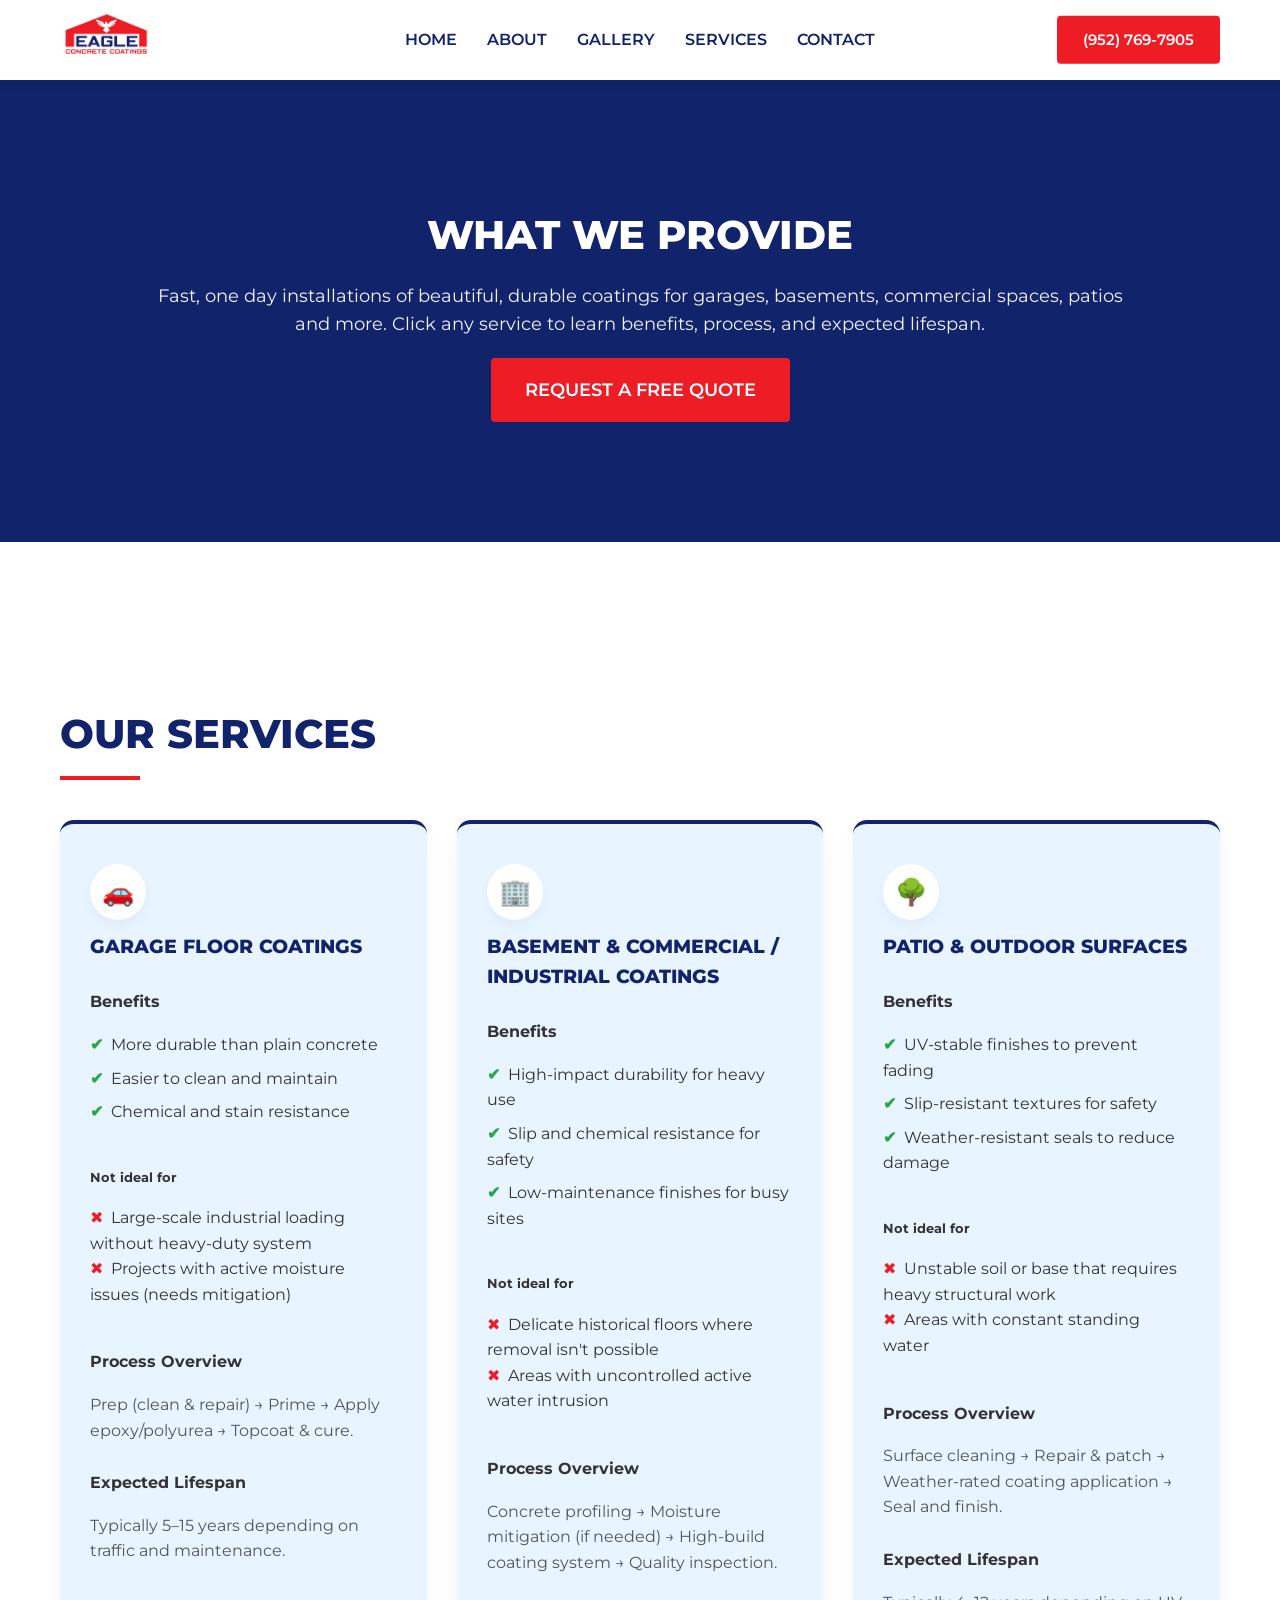
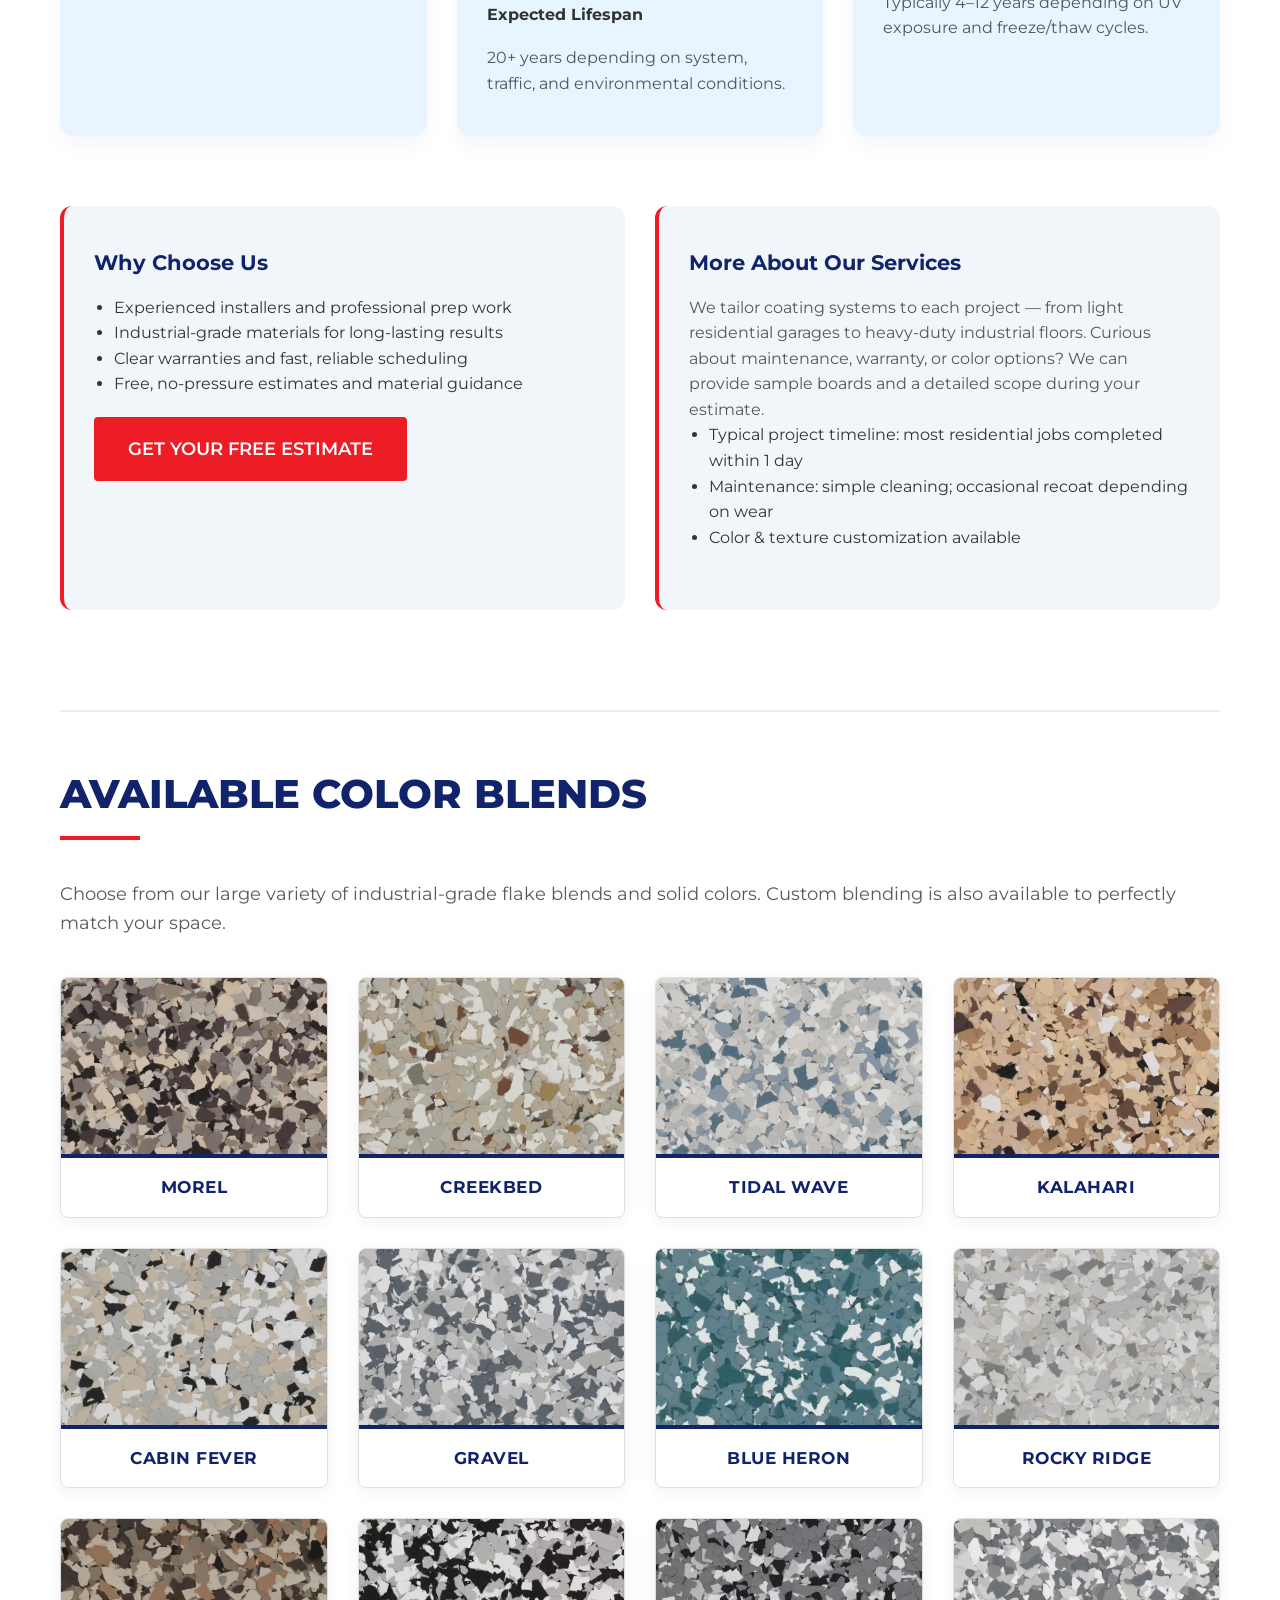
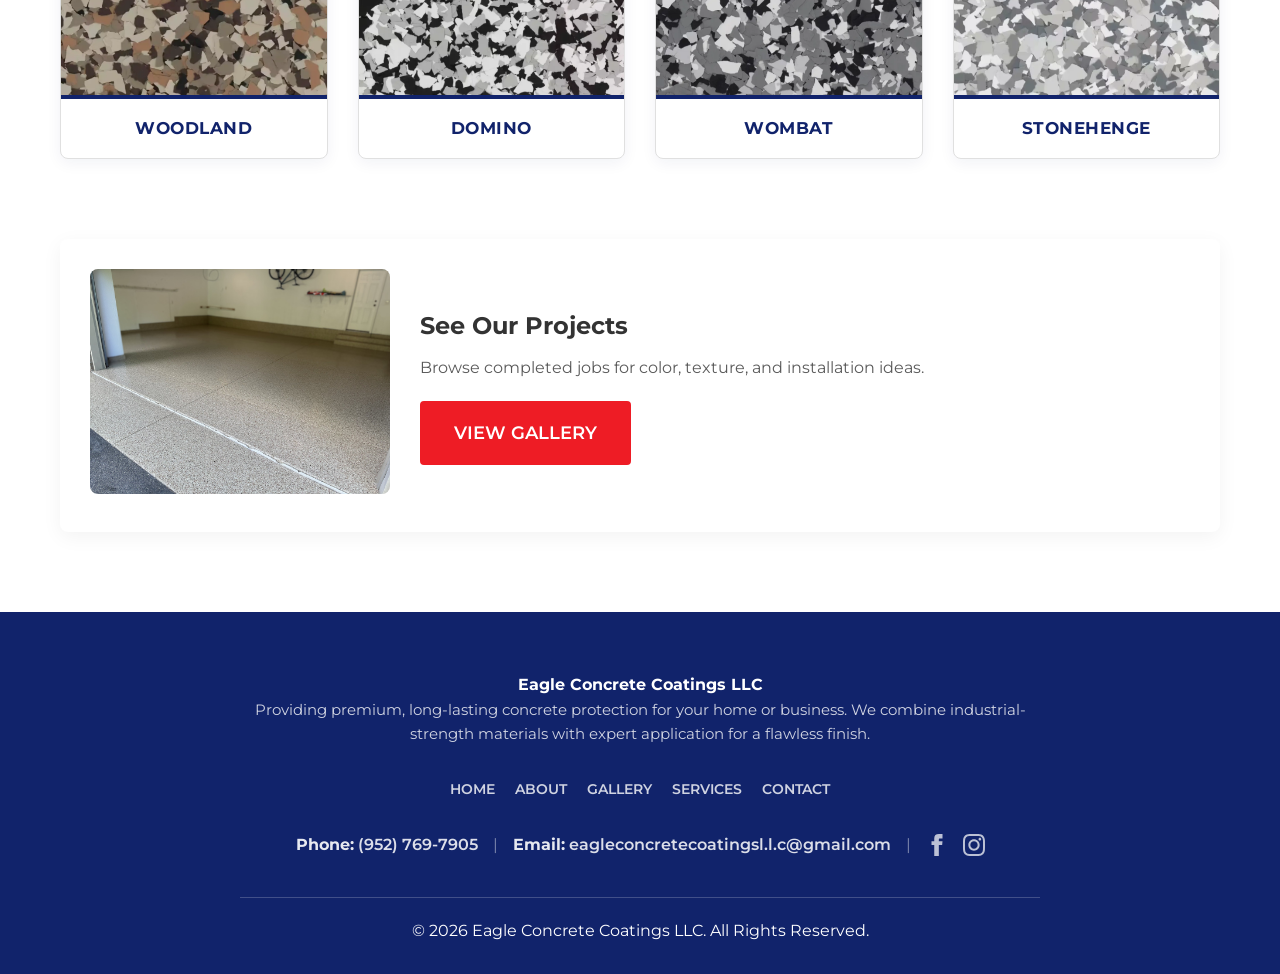
<file: services.html>
<!DOCTYPE html>
<html lang="en">
<head>
    <meta charset="UTF-8">
    <meta name="viewport" content="width=device-width, initial-scale=1.0">
    <meta name="description" content="Eagle Concrete Coatings LLC - Services: Garage floors, Basement & Commercial/Industrial coatings, Patio & outdoor surfaces">
    <title>Eagle Concrete Coatings LLC | Services</title>
    <link rel="preconnect" href="https://fonts.googleapis.com">
    <link rel="preconnect" href="https://fonts.gstatic.com" crossorigin>
    <link href="https://fonts.googleapis.com/css2?family=Montserrat:wght@400;600;800&display=swap" rel="stylesheet">
    <link rel="stylesheet" href="styles.css">
</head>
<body>

    <header class="header-stacked">
        <div class="nav-container-stacked">
            <a href="index.html" class="logo-link">
                <img src="index_files/logo3.2.jpg" alt="Eagle Concrete Coatings LLC Logo" class="logo-img">
            </a>
            <nav aria-label="Main Navigation">
                <ul>
                    <li><a href="index.html">Home</a></li>
                    <li><a href="about.html">About</a></li>
                    <li><a href="gallery.html">Gallery</a></li>
                    <li><a href="services.html">Services</a></li>
                    <li><a href="contact.html">Contact</a></li>
                </ul>
            </nav>

            <a href="tel:9527697905" class="btn-primary header-phone-btn">(952) 769-7905</a>
        </div>
    </header>

    <main>
        <section class="service-hero">
            <div class="service-hero-inner">
                <h1>What We Provide</h1>
                <p class="lead">Fast, one day installations of beautiful, durable coatings for garages, basements, commercial spaces, patios and more. Click any service to learn benefits, process, and expected lifespan.</p>
                <a href="contact.html" class="btn-primary">Request a Free Quote</a>
            </div>
        </section>

        <section class="services services-page" aria-labelledby="services-heading">
            <div class="services-header-left">
                <h2 id="services-heading" class="section-title">Our Services</h2>
                <div class="section-divider-left"></div>
            </div>

            <div class="services-grid">
                <article class="service-card">
                    <div class="icon-circle">🚗</div>
                    <h3>Garage Floor Coatings</h3>
                    <h4>Benefits</h4>
                    <ul class="benefits-list">
                        <li>More durable than plain concrete</li>
                        <li>Easier to clean and maintain</li>
                        <li>Chemical and stain resistance</li>
                    </ul>

                    <h5>Not ideal for</h5>
                    <ul class="not-ideal">
                        <li>Large-scale industrial loading without heavy-duty system</li>
                        <li>Projects with active moisture issues (needs mitigation)</li>
                    </ul>

                    <h4>Process Overview</h4>
                    <p class="muted"> Prep (clean & repair) → Prime → Apply epoxy/polyurea → Topcoat & cure.</p>

                    <h4>Expected Lifespan</h4>
                    <p class="muted">Typically 5–15 years depending on traffic and maintenance.</p>
                </article>

                <article class="service-card">
                    <div class="icon-circle">🏢</div>
                    <h3>Basement & Commercial / Industrial Coatings</h3>
                    <h4>Benefits</h4>
                    <ul class="benefits-list">
                        <li>High-impact durability for heavy use</li>
                        <li>Slip and chemical resistance for safety</li>
                        <li>Low-maintenance finishes for busy sites</li>
                    </ul>

                    <h5>Not ideal for</h5>
                    <ul class="not-ideal">
                        <li>Delicate historical floors where removal isn't possible</li>
                        <li>Areas with uncontrolled active water intrusion</li>
                    </ul>

                    <h4>Process Overview</h4>
                    <p class="muted">Concrete profiling → Moisture mitigation (if needed) → High-build coating system → Quality inspection.</p>

                    <h4>Expected Lifespan</h4>
                    <p class="muted">20+ years depending on system, traffic, and environmental conditions.</p>
                </article>

                <article class="service-card">
                    <div class="icon-circle">🌳</div>
                    <h3>Patio & Outdoor Surfaces</h3>
                    <h4>Benefits</h4>
                    <ul class="benefits-list">
                        <li>UV-stable finishes to prevent fading</li>
                        <li>Slip-resistant textures for safety</li>
                        <li>Weather-resistant seals to reduce damage</li>
                    </ul>

                    <h5>Not ideal for</h5>
                    <ul class="not-ideal">
                        <li>Unstable soil or base that requires heavy structural work</li>
                        <li>Areas with constant standing water</li>
                    </ul>

                    <h4>Process Overview</h4>
                    <p class="muted">Surface cleaning → Repair & patch → Weather-rated coating application → Seal and finish.</p>

                    <h4>Expected Lifespan</h4>
                    <p class="muted">Typically 4–12 years depending on UV exposure and freeze/thaw cycles.</p>
                </article>
            </div>

            <div class="extras">
                <div class="extras-grid">
                    <div class="extras-card">
                        <h4>Why Choose Us</h4>
                        <ul>
                            <li>Experienced installers and professional prep work</li>
                            <li>Industrial-grade materials for long-lasting results</li>
                            <li>Clear warranties and fast, reliable scheduling</li>
                            <li>Free, no-pressure estimates and material guidance</li>
                        </ul>
                        <div class="extras-cta"><a href="contact.html" class="btn-primary">Get Your Free Estimate</a></div>
                    </div>

                    <div class="extras-card">
                        <h4>More About Our Services</h4>
                        <p class="muted">We tailor coating systems to each project — from light residential garages to heavy-duty industrial floors. Curious about maintenance, warranty, or color options? We can provide sample boards and a detailed scope during your estimate.</p>
                        <ul>
                            <li>Typical project timeline: most residential jobs completed within 1 day</li>
                            <li>Maintenance: simple cleaning; occasional recoat depending on wear</li>
                            <li>Color & texture customization available</li>
                        </ul>
                    </div>
                </div>
            </div>

            <section class="color-options-section">
                <div class="services-header-left">
                    <h2 class="section-title">Available Color Blends</h2>
                    <div class="section-divider-left"></div>
                </div>
                <p class="muted" style="margin-bottom: 30px; font-size: 1.1rem;">Choose from our large variety of industrial-grade flake blends and solid colors. Custom blending is also available to perfectly match your space.</p>

                <div class="color-grid">
                    <div class="color-card">
                        <img src="./index_files/morel.webp" alt="Morel Flooring Color Option" loading="lazy">
                        <p>Morel</p> 
                    </div>
                    
                    <div class="color-card">
                        <img src="./index_files/creekbed.webp" alt="Creekbed Flooring Color Option" loading="lazy">
                        <p>Creekbed</p>
                    </div>
                    
                    <div class="color-card">
                        <img src="./index_files/tidal_wave.webp" alt="Tidal Wave Flooring Color Option" loading="lazy">
                        <p>Tidal Wave</p>
                    </div>
                    
                    <div class="color-card">
                        <img src="./index_files/kalahari.webp" alt="Kalahari Flooring Color Option" loading="lazy">
                        <p>Kalahari</p>
                    </div>

                    <div class="color-card">
                        <img src="./index_files/cabin_fever.webp" alt="Cabin Fever Flooring Color Option" loading="lazy">
                        <p>Cabin Fever</p>
                    </div>

                    <div class="color-card">
                        <img src="./index_files/gravel.webp" alt="Gravel Flooring Color Option" loading="lazy">
                        <p>Gravel</p>
                    </div>

                    <div class="color-card">
                        <img src="./index_files/blue_heron.webp" alt="Blue Heron Flooring Color Option" loading="lazy">
                        <p>Blue Heron</p>
                    </div>

                    <div class="color-card">
                        <img src="./index_files/rocky_ridge.webp" alt="Rocky Ridge Flooring Color Option" loading="lazy">
                        <p>Rocky Ridge</p>
                    </div>

                    <div class="color-card">
                        <img src="./index_files/woodland.webp" alt="Woodland Flooring Color Option" loading="lazy">
                        <p>Woodland</p>
                    </div>

                    <div class="color-card">
                        <img src="./index_files/domino.webp" alt="Domino Flooring Color Option" loading="lazy">
                        <p>Domino</p>
                    </div>

                    <div class="color-card">
                        <img src="./index_files/wombat.webp" alt="Wombat Flooring Color Option" loading="lazy">
                        <p>Wombat</p>
                    </div>

                    <div class="color-card">
                        <img src="./index_files/stonehenge.webp" alt="Stonehenge Flooring Color Option" loading="lazy">
                        <p>Stonehenge</p>
                    </div>
                </div>
            </section>
            <div class="gallery-preview" style="margin-top: 80px;">
                <div class="gallery-thumb">
                    <a href="gallery.html" title="View our full gallery"><img src="index_files/gallery_sample.jpg" alt="Sample coating project thumbnail"></a>
                </div>

                <div class="gallery-info">
                    <h4>See Our Projects</h4>
                    <p class="muted">Browse completed jobs for color, texture, and installation ideas.</p>
                    <a class="btn-primary view-gallery-link" href="gallery.html">View Gallery</a>
                </div>
            </div>

        </section>
    </main>

    <footer class="footer-centered">
        <div class="footer-container-centered">
            <div class="footer-section">
                <h4>Eagle Concrete Coatings LLC</h4>
                <p class="footer-brand-text">Providing premium, long-lasting concrete protection for your home or business. We combine industrial-strength materials with expert application for a flawless finish.</p>
            </div>

            <div class="footer-section">
                <ul class="footer-links-inline">
                    <li><a href="index.html">Home</a></li>
                    <li><a href="about.html">About</a></li>
                    <li><a href="gallery.html">Gallery</a></li>
                    <li><a href="services.html">Services</a></li>
                    <li><a href="contact.html">Contact</a></li>
                </ul>
            </div>

            <div class="footer-section footer-contact-inline">
                <p><strong>Phone:</strong> <a href="tel:9527697905">(952) 769-7905</a></p>
                <span class="contact-divider">|</span>
                <p><strong>Email:</strong> <a href="mailto:eagleconcretecoatingsl.l.c@gmail.com">eagleconcretecoatingsl.l.c@gmail.com</a></p>
                <span class="contact-divider">|</span>
                
                <div class="social-links-inline">
                    <a href="https://www.facebook.com/profile.php?id=61577213444576" target="_blank" aria-label="Facebook">
                        <svg viewBox="0 0 24 24" fill="currentColor">
                            <path d="M9 8h-3v4h3v12h5v-12h3.642l.358-4h-4v-1.667c0-.955.192-1.333 1.115-1.333h2.885v-5h-3.808c-3.596 0-5.192 1.583-5.192 4.615v3.385z"/>
                        </svg>
                    </a>
                    <a href="https://www.instagram.com/eagleconcretecoatings" target="_blank" aria-label="Instagram">
                        <svg viewBox="0 0 24 24" fill="currentColor">
                            <path d="M12 2.163c3.204 0 3.584.012 4.85.07 3.252.148 4.771 1.691 4.919 4.919.058 1.265.069 1.645.069 4.849 0 3.205-.012 3.584-.069 4.849-.149 3.225-1.664 4.771-4.919 4.919-1.266.058-1.644.07-4.85.07-3.204 0-3.584-.012-4.849-.07-3.26-.149-4.771-1.699-4.919-4.92-.058-1.265-.07-1.644-.07-4.849 0-3.204.013-3.583.07-4.849.149-3.227 1.664-4.771 4.919-4.919 1.266-.057 1.645-.069 4.849-.069zm0-2.163c-3.259 0-3.667.014-4.947.072-4.358.2-6.78 2.618-6.98 6.98-.059 1.281-.073 1.689-.073 4.948 0 3.259.014 3.668.072 4.948.2 4.358 2.618 6.78 6.98 6.98 1.281.058 1.689.072 4.948.072 3.259 0 3.668-.014 4.948-.072 4.354-.2 6.782-2.618 6.979-6.98.059-1.28.073-1.689.073-4.948 0-3.259-.014-3.667-.072-4.947-.196-4.354-2.617-6.78-6.979-6.98-1.281-.059-1.69-.073-4.949-.073zm0 5.838c-3.403 0-6.162 2.759-6.162 6.162s2.759 6.163 6.162 6.163 6.162-2.759 6.162-6.163c0-3.403-2.759-6.162-6.162-6.162zm0 10.162c-2.209 0-4-1.79-4-4 0-2.209 1.791-4 4-4s4 1.791 4 4c0 2.21-1.791 4-4 4zm6.406-11.845c-.796 0-1.441.645-1.441 1.44s.645 1.44 1.441 1.44c.795 0 1.439-.645 1.439-1.44s-.644-1.44-1.439-1.44z"/>
                        </svg>
                    </a>
                </div>
            </div>
        </div>
        
        <div class=\"copyright\">
            <p>&copy; 2026 Eagle Concrete Coatings LLC. All Rights Reserved.</p>
        </div>
    </footer>
</body>
</html>
</file>
<file: styles.css>
/* ==========================================================================
   1. CSS Variables & Global Styles
   ========================================================================== */
:root {
    --color-white: #FFF;
    --color-blue: #11236B;
    --color-red: #EE1C25;
    --color-accent: #FFDDE6;
    --color-btn: #5aa0ff;
    --color-card: #e8f4ff;
    --color-card-red: #f1f6fb;
    --color-green: #28a745;
    --color-dark-text: #333;
}

* { margin: 0; padding: 0; box-sizing: border-box; }
html { scroll-behavior: smooth; }
body { 
    font-family: 'Montserrat', sans-serif; 
    background-color: var(--color-white); 
    color: var(--color-dark-text); 
    line-height: 1.6; 
    -webkit-font-smoothing: antialiased; 
}

h1, h2, h3 { color: var(--color-blue); font-weight: 800; text-transform: uppercase; }
a { text-decoration: none; transition: color 0.3s ease; }
.muted { color: rgba(0,0,0,0.65); }

/* Primary Button */
.btn-primary {
    display: inline-block; 
    background-color: var(--color-red); 
    color: var(--color-white); 
    padding: 16px 32px; 
    font-size: 1.1rem; 
    font-weight: 600; 
    text-transform: uppercase; 
    border: 2px solid var(--color-red); 
    border-radius: 4px; 
    cursor: pointer; 
    transition: all 0.3s ease;
}
.btn-primary:hover { background-color: transparent; color: var(--color-red); }

/* Global Section Dividers */
.section-title { font-size: 2.5rem; margin-bottom: 10px; }
.section-divider-left { width: 80px; height: 4px; background-color: var(--color-red); }

/* ==========================================================================
   2. Header & Navigation (Absolute Centered Layout)
   ========================================================================== */
.header-stacked { 
    background-color: var(--color-white); 
    border-bottom: 3px solid var(--color-blue); 
    position: sticky; top: 0; z-index: 1000; 
    box-shadow: 0 4px 6px rgba(0, 0, 0, 0.05); 
}

.nav-container-stacked {
    position: relative; 
    display: flex;
    justify-content: center; 
    align-items: center;
    width: 100%;
    max-width: 1200px;
    margin: 0 auto;
    min-height: 80px; 
    padding: 15px 20px;
}

.logo-link {
    position: absolute;
    left: 20px;
    top: 50%;
    transform: translateY(-50%); 
    margin: 0;
}
.logo-img { max-height: 60px; width: auto; display: block; }

.nav-container-stacked nav ul {
    display: flex;
    align-items: center;
    margin: 0; padding: 0; gap: 30px;
    list-style: none;
}
.nav-container-stacked nav ul li a { 
    color: var(--color-blue); font-weight: 600; font-size: 1rem; text-transform: uppercase; 
}
.nav-container-stacked nav ul li a:hover { color: var(--color-red); }

.header-phone-btn {
    position: absolute;
    right: 20px; top: 50%;
    transform: translateY(-50%); 
    margin: 0; padding: 10px 24px;
    font-size: 0.95rem; white-space: nowrap;
}

/* ==========================================================================
   3. Footer 
   ========================================================================== */
.footer-centered { 
    background-color: var(--color-blue); color: var(--color-white); 
    padding: 60px 20px 30px; text-align: center; 
}
.footer-container-centered { 
    max-width: 800px; margin: 0 auto; display: flex; flex-direction: column; gap: 30px; 
    border-bottom: 1px solid rgba(255, 255, 255, 0.2); padding-bottom: 40px; margin-bottom: 20px; 
}
.footer-brand-text { opacity: 0.8; font-size: 0.95rem; }

.footer-links-inline { list-style: none; display: flex; justify-content: center; gap: 20px; flex-wrap: wrap; }
.footer-links-inline a { color: var(--color-white); opacity: 0.8; font-weight: 600; text-transform: uppercase; font-size: 0.9rem; }
.footer-links-inline a:hover { color: var(--color-red); opacity: 1; }

.footer-contact-inline { display: flex; justify-content: center; align-items: center; gap: 15px; flex-wrap: wrap; opacity: 0.9; }
.footer-contact-inline a { color: var(--color-white); font-weight: 600; opacity: 0.95; }
.footer-contact-inline a:hover { color: var(--color-white); opacity: 1; }
.contact-divider { color: var(--color-white); opacity: 0.5; }

.social-links-inline { display: flex; align-items: center; gap: 15px; }
.social-links-inline a { color: var(--color-white); opacity: 0.8; display: inline-flex; align-items: center; }
.social-links-inline a:hover { color: var(--color-red); opacity: 1; transform: translateY(-2px); }
.social-links-inline svg { width: 22px; height: 22px; }

.copyright { opacity: 0.7; font-size: 0.9rem; }

/* ==========================================================================
   4. Home Page
   ========================================================================== */
.hero-split { display: flex; min-height: 70vh; }
.hero-text-side { flex: 1; background-color: var(--color-blue); color: var(--color-white); padding: 80px 5%; display: flex; flex-direction: column; justify-content: center; align-items: flex-start; }
.hero-text-side h1 { color: var(--color-white); font-size: 3.5rem; margin-bottom: 20px; line-height: 1.2; }
.hero-text-side p { font-size: 1.25rem; margin-bottom: 40px; color: rgba(255,255,255,0.9); }

.hero-image-side { 
    flex: 1; 
    background: url('index_files/herofloor.jpg') center/cover; 
    position: relative; display: flex; align-items: flex-end; justify-content: center; padding: 0 20px; 
}
.hero-image-side::before { content: ''; position: absolute; inset: 0; background-color: rgba(17, 35, 107, 0.4); z-index: 1; }

/* Home overlapping form */
.hero-form-container {
    background-color: var(--color-white); padding: 20px 25px; border-radius: 8px;
    box-shadow: 0 15px 40px rgba(0, 0, 0, 0.25); width: 100%; max-width: 460px;
    position: relative; z-index: 2; margin-bottom: -120px;
}
.hero-form-container h3 { margin-bottom: 12px; font-size: 1.3rem; text-align: center; }
.form-row { display: flex; gap: 12px; }
.form-row .form-group { flex: 1; margin-bottom: 10px; }
.hero-form-container .form-group label { margin-bottom: 2px; font-size: 0.8rem; display: block; font-weight: 600; color: var(--color-blue); }
.hero-form-container .form-group input, .hero-form-container .form-group select, .hero-form-container .form-group textarea {
    width: 100%; padding: 6px 10px; font-size: 0.9rem; border: 1px solid #ccc; border-radius: 4px; font-family: inherit;
}
.hero-form-container .form-group textarea { min-height: 40px; resize: vertical; }
.message-group { margin-bottom: 15px; }
.form-submit-btn { width: 100%; padding: 10px; font-size: 0.95rem; }

/* Home Services Section */
.services { padding: 160px 20px 80px; max-width: 1200px; margin: 0 auto; }
.services-header-left { margin-bottom: 40px; }
.services-grid { display: grid; grid-template-columns: repeat(auto-fit, minmax(300px, 1fr)); gap: 30px; }
.alt-card { border-left: 5px solid var(--color-red); background-color: #f9f9f9; padding: 40px 30px; transition: transform 0.3s ease; }
.alt-card:hover { transform: translateX(10px); background-color: #f1f1f1; }
.alt-card h3 { font-size: 1.5rem; margin-bottom: 15px; color: var(--color-blue); }

.home-about-section { padding: 0 20px 80px; max-width: 1200px; margin: 0 auto; }
.home-about-shadow { border-radius: 8px; overflow: hidden; box-shadow: 0 15px 35px rgba(17, 35, 107, 0.08); }

/* Home Testimonials */
.testimonials-section { padding: 20px 20px 80px; max-width: 1200px; margin: 0 auto; }
.testimonials-grid { display: grid; grid-template-columns: repeat(auto-fit, minmax(320px, 1fr)); gap: 30px; }
.testimonial-card { background-color: #f9f9f9; border-radius: 8px; padding: 30px; box-shadow: 0 5px 15px rgba(0,0,0,0.05); border-top: 4px solid var(--color-blue); display: flex; flex-direction: column; transition: transform 0.3s ease; }
.testimonial-card:hover { transform: translateY(-5px); }
.testimonial-card .stars { color: #f5b301; font-size: 1.5rem; margin-bottom: 15px; letter-spacing: 2px; }
.testimonial-card .quote { font-style: italic; margin-bottom: 25px; flex-grow: 1; font-size: 0.95rem; color: #444; }
.reviewer-info .reviewer-name { font-weight: 700; color: var(--color-blue); margin-bottom: 2px; }
.reviewer-info .reviewer-location { font-size: 0.85rem; color: #777; text-transform: uppercase; letter-spacing: 0.5px; }

/* ==========================================================================
   5. Services Page
   ========================================================================== */
.service-hero { background: var(--color-blue); color: var(--color-white); padding: 80px 20px; text-align: center; }
.service-hero-inner { max-width: 1000px; margin: 0 auto; padding: 40px 10px; }
.service-hero h1 { color: var(--color-white); font-size: 2.5rem; margin-bottom: 15px;}
.service-hero .lead { color: rgba(255,255,255,0.95); margin-bottom: 20px; font-size: 1.1rem; }

.services-page .service-card { background: var(--color-card); border-radius: 14px; padding: 40px 30px; box-shadow: 0 10px 20px rgba(17,35,107,0.04); border-top: 4px solid var(--color-blue); transition: transform 0.25s ease; display:flex; flex-direction:column; gap:12px; }
.services-page .service-card:hover { transform: translateY(-6px); }
.icon-circle { width:56px; height:56px; border-radius:50%; display:flex; align-items:center; justify-content:center; font-size:26px; background: #ffffff; box-shadow: 0 6px 12px rgba(17,35,107,0.04); }
.service-card h4, .service-card h5 { margin: 15px 0 5px; color: var(--color-dark-text); }
.benefits-list { list-style: none; display: grid; gap:8px; margin-bottom: 15px;}
.benefits-list li::before { content:'✔'; margin-right:8px; color:var(--color-green); font-weight:700; display:inline-block; }
.not-ideal { list-style: none; margin-bottom: 15px; }
.not-ideal li::before { content:'✖'; margin-right:8px; color:var(--color-red); display:inline-block; }

.extras { margin-top: 40px; padding: 30px 0; }
.extras-grid { display: grid; grid-template-columns: repeat(auto-fit, minmax(300px, 1fr)); gap: 30px; }
.extras-card { background: var(--color-card-red); padding: 40px 30px; border-radius: 12px; border-left: 4px solid var(--color-red); }
.extras-card h4 { color: var(--color-blue); margin-bottom: 15px; font-size: 1.3rem;}
.extras-card ul { margin-left: 20px; margin-bottom: 20px; }
.extras-cta { margin-top: 20px; }

/* Color Grid Section */
.color-options-section { margin-top: 70px; padding-top: 50px; border-top: 2px solid rgba(17, 35, 107, 0.08); }
.color-grid { display: grid; grid-template-columns: repeat(auto-fill, minmax(220px, 1fr)); gap: 30px; margin-top: 40px; }
.color-card { background-color: var(--color-white); border-radius: 8px; overflow: hidden; box-shadow: 0 4px 15px rgba(17, 35, 107, 0.06); border: 1px solid #E0E0E0; text-align: center; transition: transform 0.3s ease, box-shadow 0.3s ease, border-color 0.3s ease; }
.color-card:hover { transform: translateY(-5px); box-shadow: 0 15px 30px rgba(17, 35, 107, 0.15); border-color: var(--color-red); }
.color-card img { width: 100%; height: 180px; object-fit: cover; display: block; border-bottom: 4px solid var(--color-blue); }
.color-card p { padding: 16px 10px; font-weight: 700; color: var(--color-blue); font-size: 1.05rem; margin: 0; text-transform: uppercase; letter-spacing: 0.5px; }

/* Preview Gallery */
.gallery-preview { margin-top: 80px; display: flex; gap: 30px; align-items: center; background-color: var(--color-white); padding: 30px; border-radius: 8px; box-shadow: 0 5px 20px rgba(0,0,0,0.05); }
.gallery-thumb img { width: 100%; max-width: 300px; border-radius: 8px; }
.gallery-info h4 { font-size: 1.5rem; margin-bottom: 10px; }
.gallery-info p { margin-bottom: 20px; }

/* ==========================================================================
   6. Contact Page
   ========================================================================== */
.contact-hero { background-color: var(--color-blue); color: var(--color-white); padding: 80px 20px; text-align: center; }
.contact-hero-content h1 { font-size: 3rem; margin-bottom: 20px; color: var(--color-white); }
.contact-hero-content p { font-size: 1.25rem; max-width: 600px; margin: 0 auto; opacity: 0.9; }

.contact-options { padding: 60px 20px; background-color: var(--color-white); text-align: center; }
.contact-options-container { max-width: 900px; margin: 0 auto; display: flex; justify-content: center; gap: 40px; flex-wrap: wrap; }
.contact-options .contact-btn { margin-bottom: 0; min-width: 250px; }

/* Split Form/Map */
.contact-split-section { padding: 80px 20px; background-color: var(--color-white); }
.contact-split-container { max-width: 1200px; margin: 0 auto; display: grid; grid-template-columns: 1fr 1fr; gap: 60px; align-items: flex-start; }
.contact-form-wrapper h2, .service-area-wrapper h2 { font-size: 2.2rem; margin-bottom: 30px; color: var(--color-blue); }

.contact-form { display: flex; flex-direction: column; gap: 20px; }
.contact-form .form-group { display: flex; flex-direction: column; }
.contact-form .form-group label { font-weight: 600; margin-bottom: 8px; color: var(--color-blue); }
.contact-form .form-group input, .contact-form .form-group select, .contact-form .form-group textarea { padding: 12px; border: 2px solid #e0e0e0; border-radius: 4px; font-family: inherit; font-size: 1rem; transition: border-color 0.3s ease; }
.contact-form .form-group input:focus, .contact-form .form-group select:focus, .contact-form .form-group textarea:focus { outline: none; border-color: var(--color-red); }
.contact-form .form-group textarea { resize: vertical; min-height: 120px; }
.contact-form button { align-self: flex-start; margin-top: 10px; }

.service-area-wrapper .map-container { border-radius: 8px; overflow: hidden; box-shadow: 0 8px 24px rgba(17, 35, 107, 0.1); margin-bottom: 15px; }
.service-area-wrapper iframe { display: block; width: 100%; min-height: 470px; }
.service-area-wrapper .map-caption { font-size: 1rem; color: var(--color-dark-text); opacity: 0.8; }

/* ==========================================================================
   7. Gallery Page
   ========================================================================== */
.gallery-hero { background: linear-gradient(135deg, var(--color-blue) 0%, #19358f 65%, #2147b0 100%); color: var(--color-white); padding: 90px 20px; }
.gallery-hero-inner, .gallery-overview, .gallery-section { max-width: 1200px; margin: 0 auto; }
.gallery-eyebrow { color: var(--color-red); font-weight: 800; text-transform: uppercase; letter-spacing: 0.12em; margin-bottom: 12px; }
.gallery-hero h1 { color: var(--color-white); font-size: 3.2rem; max-width: 760px; margin-bottom: 20px; }
.gallery-lead { max-width: 720px; font-size: 1.15rem; color: rgba(255, 255, 255, 0.9); margin-bottom: 30px; }
.gallery-hero-actions { display: flex; gap: 16px; flex-wrap: wrap; }
.gallery-link-btn { display: inline-block; padding: 16px 32px; border: 2px solid rgba(255, 255, 255, 0.45); border-radius: 4px; color: var(--color-white); font-weight: 600; text-transform: uppercase; }
.gallery-link-btn:hover { border-color: var(--color-white); color: var(--color-red); background-color: rgba(255, 255, 255, 0.08); }

.gallery-overview, .gallery-section { padding: 80px 20px; }
.gallery-category-grid, .gallery-project-grid { display: grid; gap: 30px; }
.gallery-category-grid { grid-template-columns: repeat(auto-fit, minmax(280px, 1fr)); }
.gallery-category-card, .gallery-project-card, .commercial-spotlight-card { background-color: #f7f8fb; border: 1px solid #d9dfef; border-left: 5px solid var(--color-red); border-radius: 10px; box-shadow: 0 14px 34px rgba(17, 35, 107, 0.08); }
.gallery-category-card { padding: 32px; }
.gallery-category-card h3, .gallery-project-copy h3, .commercial-copy h3 { font-size: 1.5rem; margin-bottom: 12px; }
.gallery-category-card p, .gallery-project-copy p, .commercial-copy p { margin-bottom: 14px; }
.gallery-category-card a { color: var(--color-blue); font-weight: 700; text-transform: uppercase; font-size: 0.95rem; }
.gallery-category-card a:hover { color: var(--color-red); }

.gallery-project-grid { grid-template-columns: repeat(auto-fit, minmax(320px, 1fr)); }
.gallery-project-card { overflow: hidden; }
.gallery-project-copy { padding: 26px 24px 30px; }

.before-after-slider { position: relative; height: 320px; overflow: hidden; background-color: #dbe0ea; }
.slider-image { width: 100%; height: 100%; object-fit: cover; display: block; }
.slider-after { position: absolute; inset: 0 auto 0 0; overflow: hidden; height: 100%; }
.slider-after .slider-image { width: 100%; min-width: 320px; }
.slider-divider { position: absolute; top: 0; bottom: 0; width: 3px; background-color: var(--color-white); box-shadow: 0 0 0 1px rgba(17, 35, 107, 0.15); transform: translateX(-50%); pointer-events: none; }
.slider-label { position: absolute; top: 18px; z-index: 2; background-color: rgba(17, 35, 107, 0.84); color: var(--color-white); padding: 8px 12px; border-radius: 999px; font-size: 0.8rem; font-weight: 700; text-transform: uppercase; letter-spacing: 0.04em; }
.slider-label-before { left: 18px; }
.slider-label-after { right: 18px; }
.slider-control { position: absolute; inset: auto 18px 18px 18px; width: calc(100% - 36px); accent-color: var(--color-red); }

.commercial-section { padding-top: 0; }
.commercial-spotlight-card { display: grid; grid-template-columns: minmax(0, 1.05fr) minmax(0, 0.95fr); overflow: hidden; }
.commercial-placeholder img { width: 100%; height: 100%; min-height: 320px; object-fit: cover; display: block; }
.commercial-copy { padding: 40px; display: flex; flex-direction: column; justify-content: center; }
/* Update these specific classes in your styles.css file */

.before-after-slider { 
    position: relative; 
    height: 320px; 
    overflow: hidden; 
    background-color: #dbe0ea; 
    container-type: inline-size; /* NEW: Sets this as a size reference for the images inside */
}

.slider-image { 
    width: 100%; 
    height: 100%; 
    object-fit: cover; 
    display: block; 
}

.slider-after { 
    position: absolute; 
    inset: 0 auto 0 0; 
    overflow: hidden; 
    height: 100%; 
}

/* NEW: Forces the top image to always be exactly 100% of the parent slider width */
.slider-after .slider-image { 
    width: 100cqw; 
    max-width: none; 
    min-width: 0; 
}

/* Leave your slider-divider, slider-label, and slider-control styles exactly as they were! */

/* ==========================================================================
   8. About Page
   ========================================================================== */
.about-page { background: linear-gradient(180deg, #f5f7fb 0%, #ffffff 30%, #eef2fa 100%); }
.about-masthead, .about-storyband, .about-credentials-band, .about-process-ribbon, .about-cta { padding: 80px 20px; }

.about-masthead { position: relative; overflow: hidden; background: linear-gradient(120deg, rgba(17, 35, 107, 0.97) 0%, rgba(17, 35, 107, 0.92) 58%, rgba(238, 28, 37, 0.9) 100%); }
.about-masthead::after { content: ""; position: absolute; inset: 0; background: linear-gradient(rgba(17, 35, 107, 0.2), rgba(17, 35, 107, 0.2)), url('index_files/herofloor.jpg') center/cover; mix-blend-mode: soft-light; opacity: 0.35; }
.about-masthead-inner { position: relative; z-index: 1; max-width: 1200px; margin: 0 auto; display: grid; grid-template-columns: minmax(0, 1.5fr) minmax(300px, 0.8fr); gap: 40px; align-items: end; }

.about-masthead-copy { color: var(--color-white); padding: 30px 0 110px; }
.about-masthead-copy h1 { color: var(--color-white); font-size: 3.7rem; line-height: 1.1; max-width: 720px; margin-bottom: 24px; }
.about-masthead-copy p { max-width: 580px; margin-bottom: 40px; font-size: 1.1rem; line-height: 1.75; color: rgba(255,255,255,0.9); }

.about-masthead-panel { position: relative; z-index: 1; margin-bottom: -130px; padding: 34px 30px; background-color: rgba(255,255,255,0.98); border-top: 6px solid var(--color-red); box-shadow: 0 18px 50px rgba(17, 35, 107, 0.22); }
.about-panel-label, .about-section-tag { display: inline-block; margin-bottom: 14px; color: var(--color-red); font-size: 0.85rem; font-weight: 700; letter-spacing: 0.12em; text-transform: uppercase; }
.about-panel-lead { font-size: 1.05rem; font-weight: 600; line-height: 1.7; color: var(--color-blue); margin-bottom: 20px; }
.about-panel-lines { display: grid; gap: 12px; }
.about-panel-lines span { padding-top: 12px; border-top: 1px solid rgba(17, 35, 107, 0.14); font-weight: 600; }

.about-storyband { max-width: 1200px; margin: 0 auto; padding-top: 170px; }
.about-storyband-grid { display: grid; grid-template-columns: minmax(0, 1.25fr) minmax(280px, 0.75fr); gap: 0; overflow: hidden; }
.about-story-panel { background-color: #f4f5f7; padding: 56px 52px; }
.about-story-panel h2, .about-band-header h2 { font-size: 2.5rem; margin-bottom: 18px; }
.about-story-panel p, .about-story-accent p, .credential-copy p, .process-step p { max-width: 62ch; line-height: 1.75; }
.about-story-panel p + p { margin-top: 18px; }

.about-story-accent { background: linear-gradient(rgb(255 0 0 / 5%), rgb(35 79 255 / 20%)), url(./index_files/about-side.jpg) center / cover;}
.about-story-accent1 { background: linear-gradient(rgb(255 0 0 / 5%), rgb(35 79 255 / 20%)), url(./index_files/about-side1.jpg) center / cover;}

.about-credentials-band { background-color: var(--color-blue); color: var(--color-white); }
.about-band-header { max-width: 1200px; margin: 0 auto 34px; }
.about-band-header h2 { color: var(--color-white); margin-bottom: 0; }
.about-band-header .about-section-tag { color: #ffb5ba; }

.about-credentials-stack { max-width: 1200px; margin: 0 auto; display: grid; gap: 18px; }
.credential-row { display: grid; grid-template-columns: minmax(220px, 0.55fr) minmax(0, 1fr); gap: 28px; padding: 26px 28px; background-color: rgba(255,255,255,0.08); border-left: 5px solid var(--color-red); }
.credential-heading h3 { color: var(--color-white); margin-bottom: 10px; font-size: 1.45rem; }
.credential-heading p { color: #ffd7d9; font-weight: 600; line-height: 1.6; }
.credential-copy p { color: rgba(255,255,255,0.9); }

.about-process-ribbon { max-width: 1200px; margin: 0 auto; }
.about-process-ribbon .about-band-header h2 { color: var(--color-blue); }
.process-ribbon-grid { display: grid; grid-template-columns: repeat(3, minmax(0, 1fr)); gap: 24px; }
.process-step { position: relative; padding: 34px 28px 30px; background-color: var(--color-white); border-top: 6px solid var(--color-red); box-shadow: 0 14px 30px rgba(17, 35, 107, 0.08); }
.process-number { display: inline-block; margin-bottom: 14px; color: rgba(17, 35, 107, 0.22); font-size: 2.2rem; font-weight: 800; line-height: 1; }
.process-step h3 { margin-bottom: 12px; font-size: 1.45rem; }

.about-cta-panel { background-color: var(--color-blue); color: var(--color-white); padding: 60px 5%; text-align: center; border-radius: 4px; }
.about-cta-panel h2 { color: var(--color-white); font-size: 2.5rem; margin-bottom: 16px; }
.about-cta-panel p { max-width: 760px; margin: 0 auto 30px; font-size: 1.1rem; color: rgba(255,255,255,0.9); }


/* ==========================================================================
   9. Consolidated Media Queries (Mobile & Tablet Responsiveness)
   ========================================================================== */

/* Tablets & Small Laptops (992px) */
@media (max-width: 992px) {
    /* Header Stacking */
    .nav-container-stacked { flex-direction: column; padding-top: 20px; padding-bottom: 20px; }
    .logo-link, .header-phone-btn { position: static; transform: none; }
    .nav-container-stacked nav ul { flex-wrap: wrap; justify-content: center; gap: 15px; margin-top: 15px; }
    .header-phone-btn { margin-top: 15px; }

    /* Contact Page Layout */
    .contact-split-container { grid-template-columns: 1fr; gap: 50px; }
    .service-area-wrapper iframe { min-height: 350px; }
}

/* Tablets & Mobile (768px) */
@media (max-width: 768px) {
    /* Home Layouts */
    .hero-split { flex-direction: column; }
    .hero-image-side { min-height: 400px; padding-bottom: 40px; }
    .hero-text-side h1 { font-size: 2.5rem; }
    
    .footer-contact-inline { flex-direction: column; gap: 5px; }
    .contact-divider { display: none; }

    /* Contact Layout */
    .contact-hero-content h1 { font-size: 2.5rem; }

    /* Services Gallery Layout */
    .gallery-preview { flex-direction: column; text-align: center; }
    .gallery-thumb img { max-width: 100%; }

    /* Main Gallery Page Layout */
    .gallery-hero { padding: 72px 20px; }
    .gallery-hero h1 { font-size: 2.4rem; }
    .gallery-overview, .gallery-section { padding: 64px 20px; }
    .before-after-slider { height: 260px; }
    .commercial-spotlight-card { grid-template-columns: 1fr; }
    .commercial-copy { padding: 30px 24px; }

    /* About Page Layout */
    .about-masthead, .about-storyband, .about-credentials-band, .about-process-ribbon, .about-cta { padding: 60px 20px; }
    .about-masthead-inner, .about-storyband-grid, .process-ribbon-grid, .credential-row { grid-template-columns: 1fr; }
    .about-masthead-copy { padding: 0; }
    .about-masthead-copy h1 { font-size: 2.7rem; }
    .about-masthead-panel { margin-bottom: 0; padding: 28px 24px; }
    .about-story-panel, .about-story-accent, .process-step { padding: 32px 24px; }
    .about-story-panel h2, .about-band-header h2 { font-size: 2rem; }
    .about-story-panel p, .about-story-accent p, .credential-copy p, .process-step p { max-width: none; }
    .credential-row { gap: 16px; padding: 24px; }
    .about-cta-panel { padding: 45px 24px; }
    .about-cta-panel h2 { font-size: 2rem; }
}

/* Small Phones (500px) */
@media (max-width: 500px) {
    /* Services Grid Adjustment */
    .color-grid { grid-template-columns: repeat(auto-fill, minmax(140px, 1fr)); gap: 15px; }
    .color-card img { height: 120px; }
    .color-card p { font-size: 0.9rem; padding: 12px 5px; }

    /* Contact Buttons Adjustment */
    .contact-options-container { gap: 20px; }
    .contact-options .contact-btn { width: 100%; }
}

/* Extra Small Phones (480px) */
@media (max-width: 480px) {
    /* Home Form Stack */
    .form-row { flex-direction: column; gap: 0; }
    .hero-form-container { margin-bottom: -80px; }
    .services { padding-top: 110px; }
}
</file>
